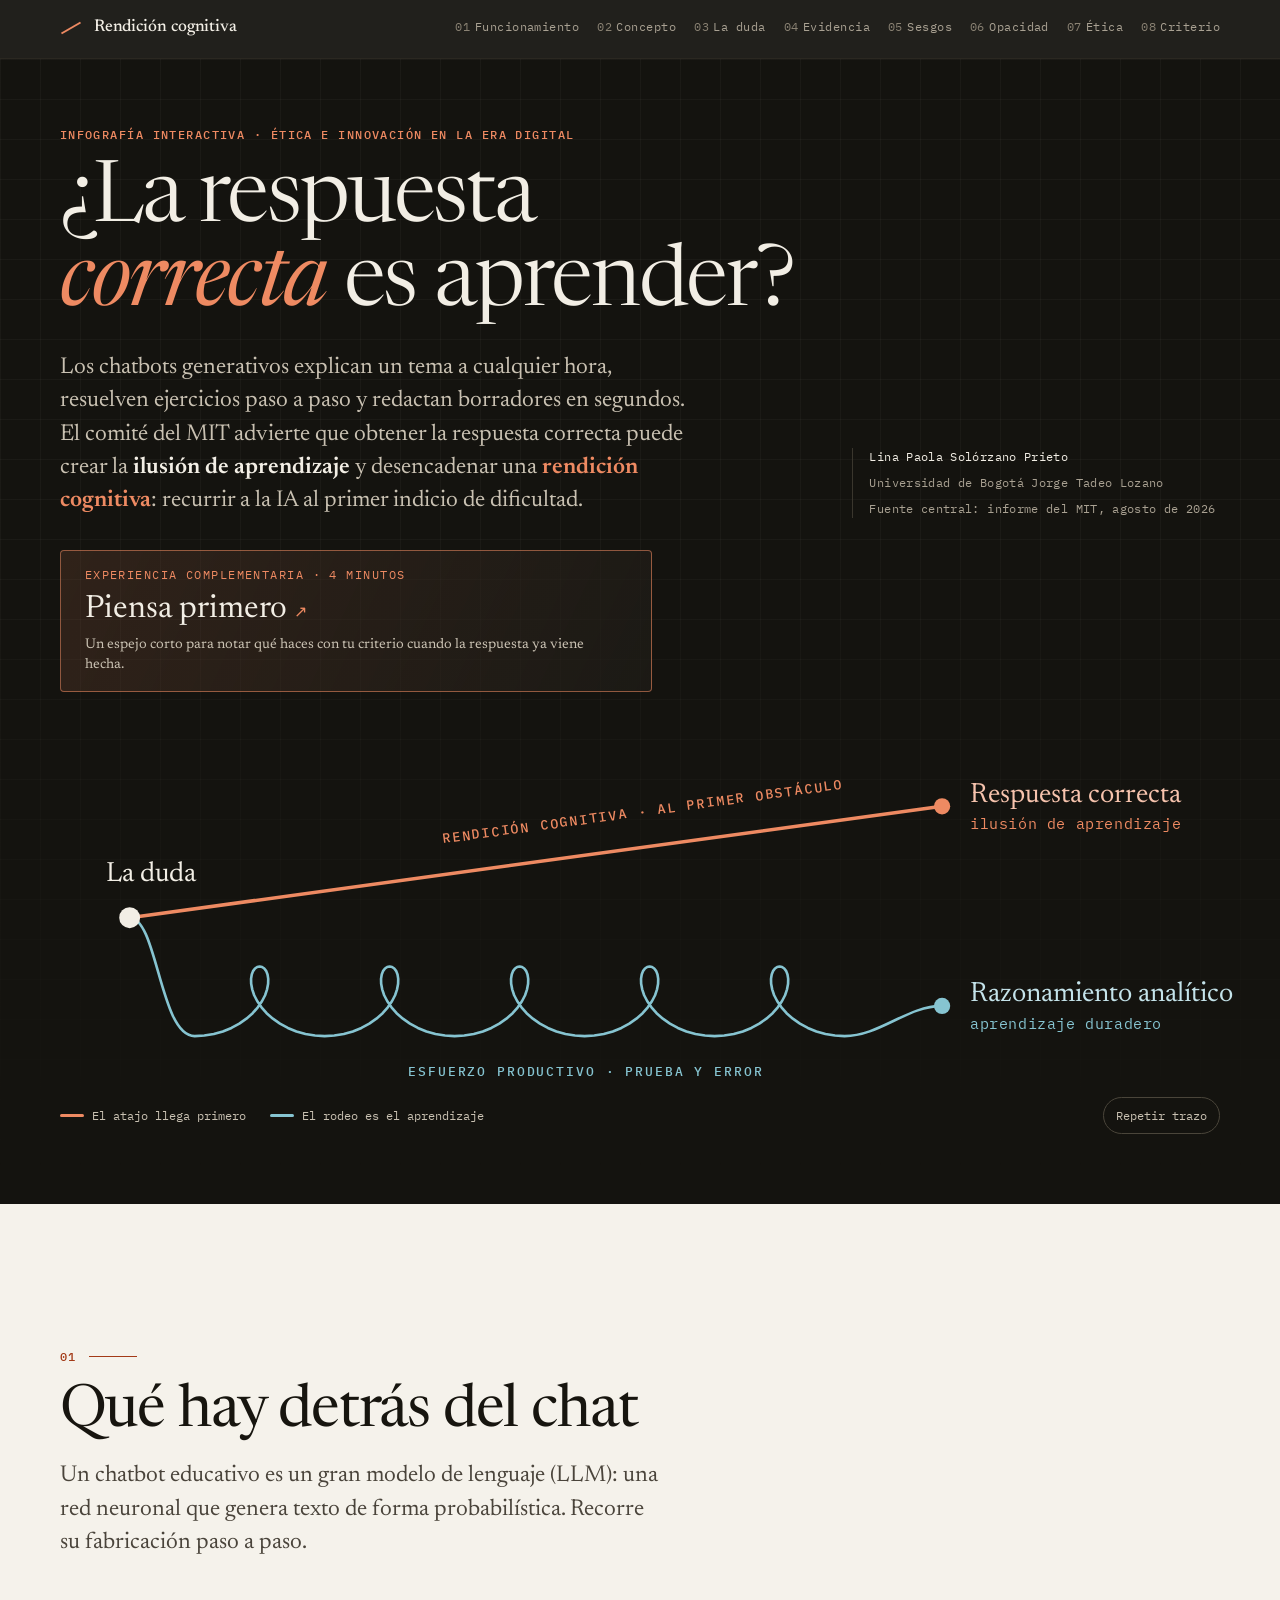
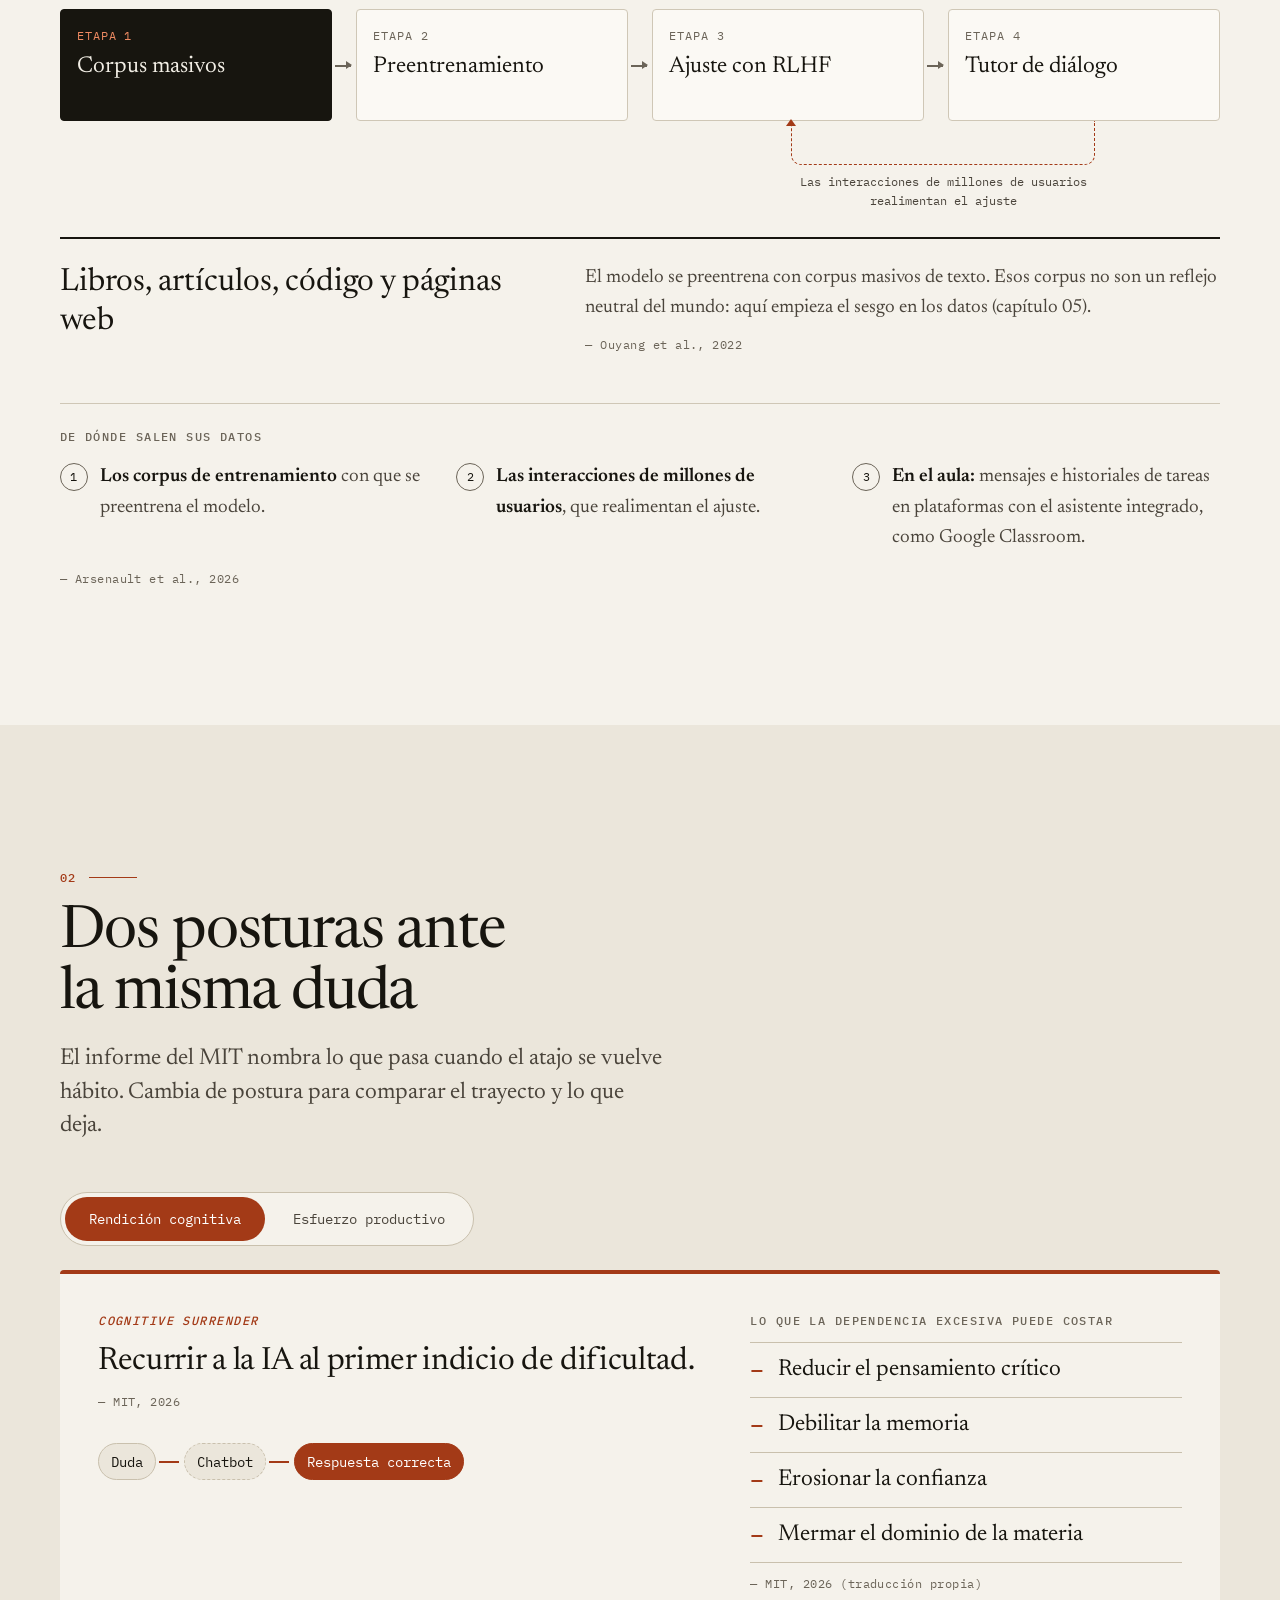
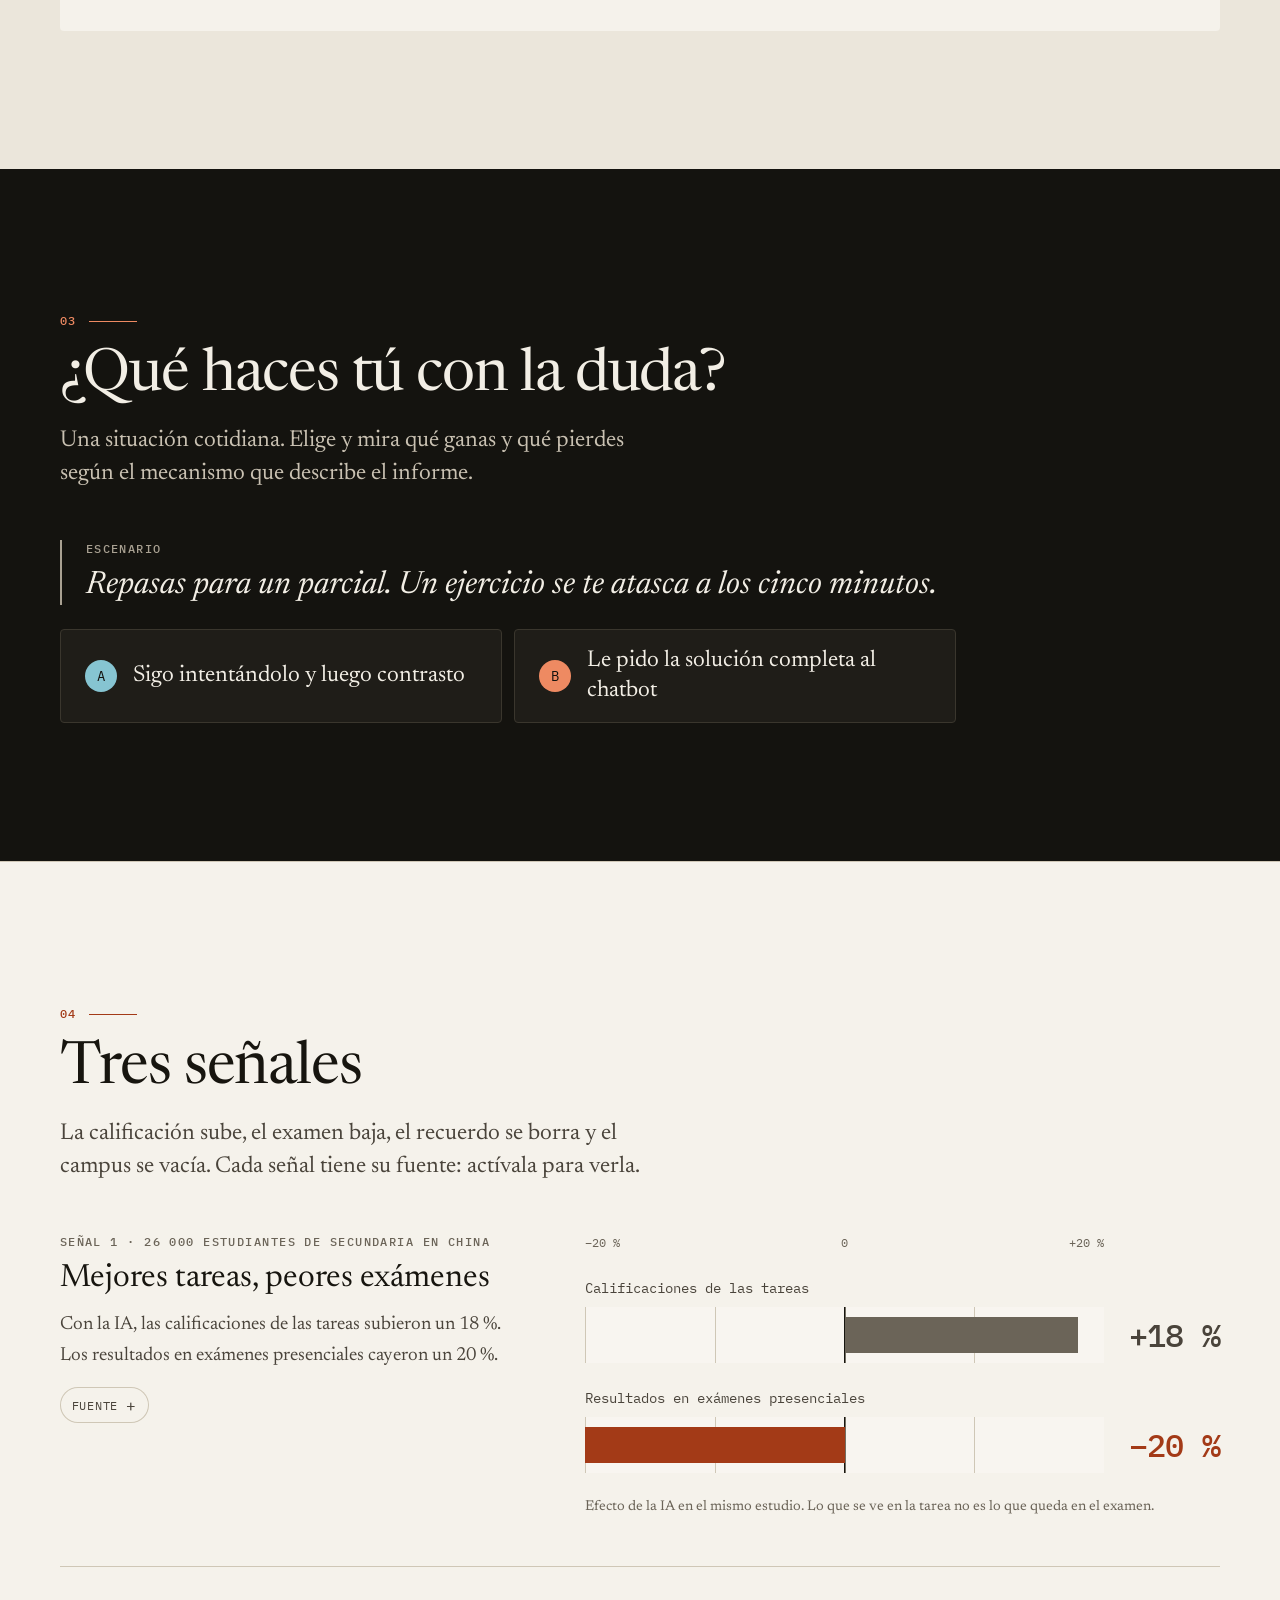
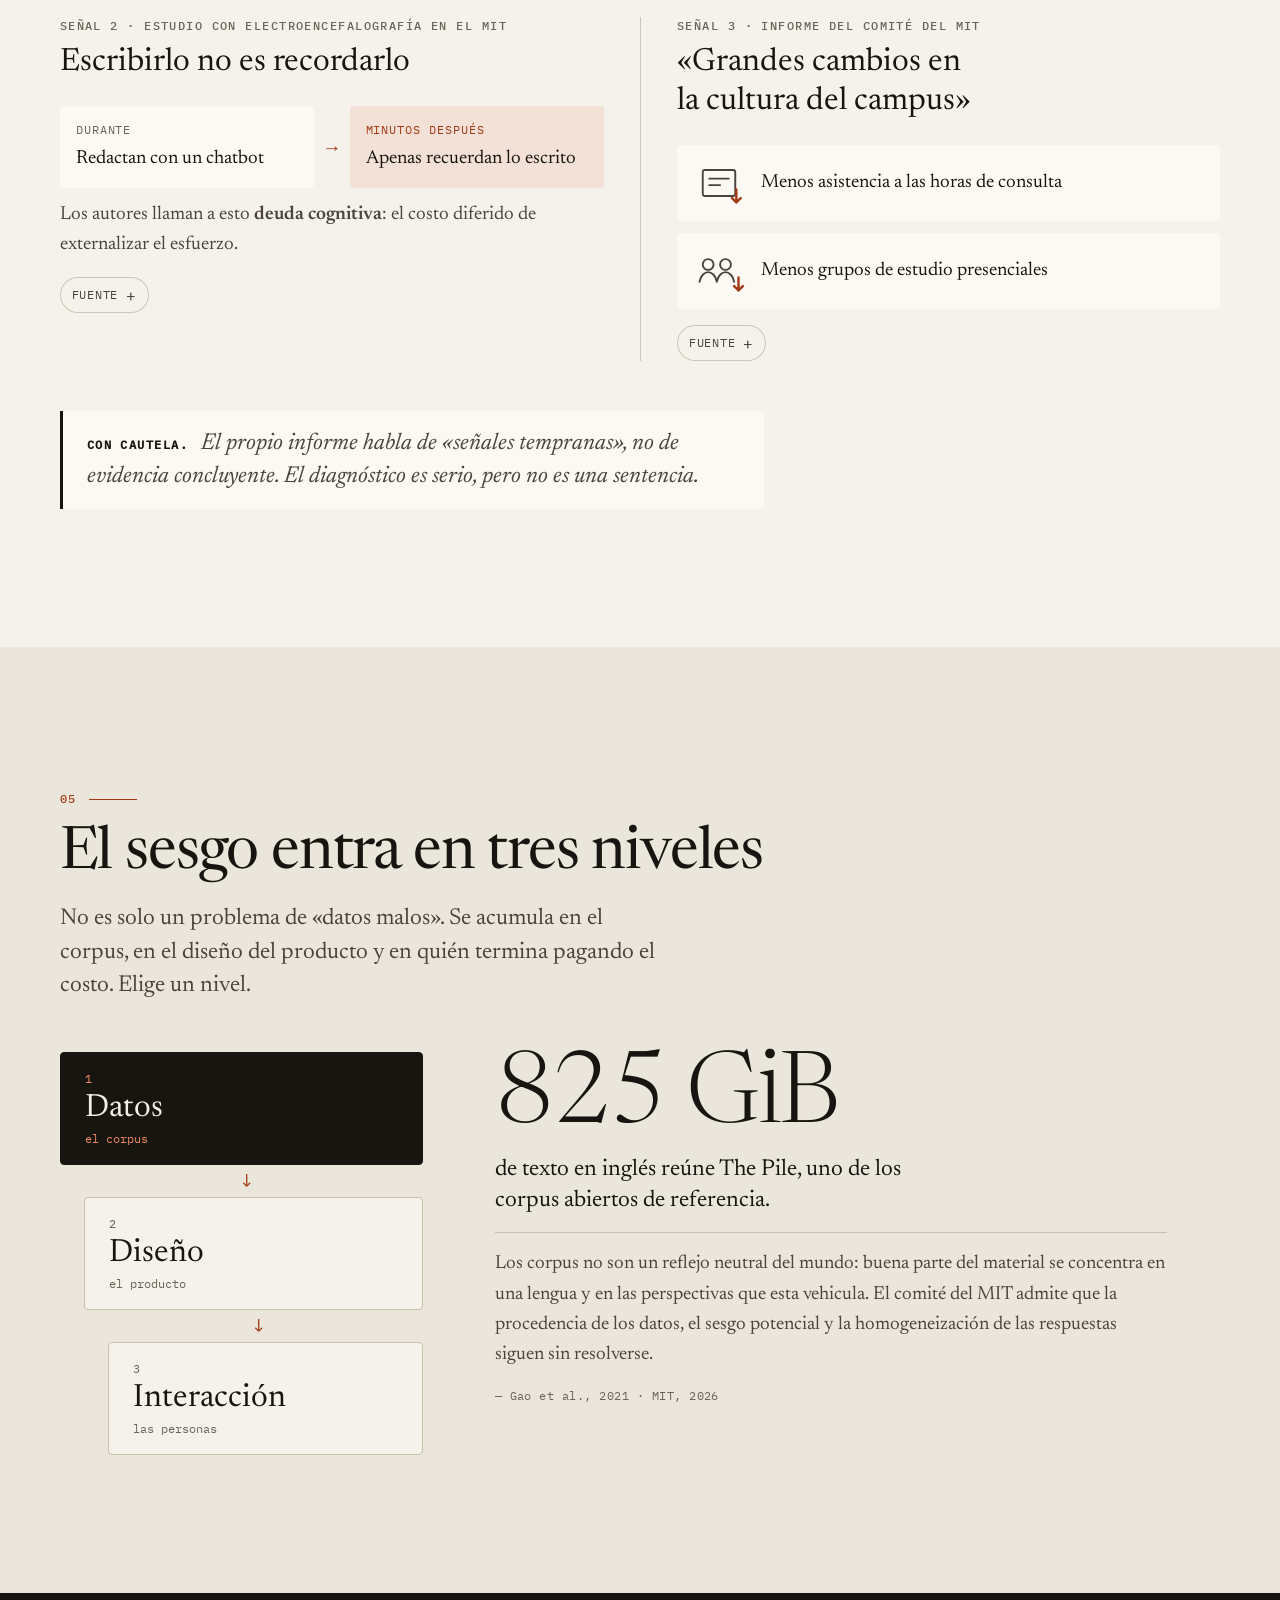
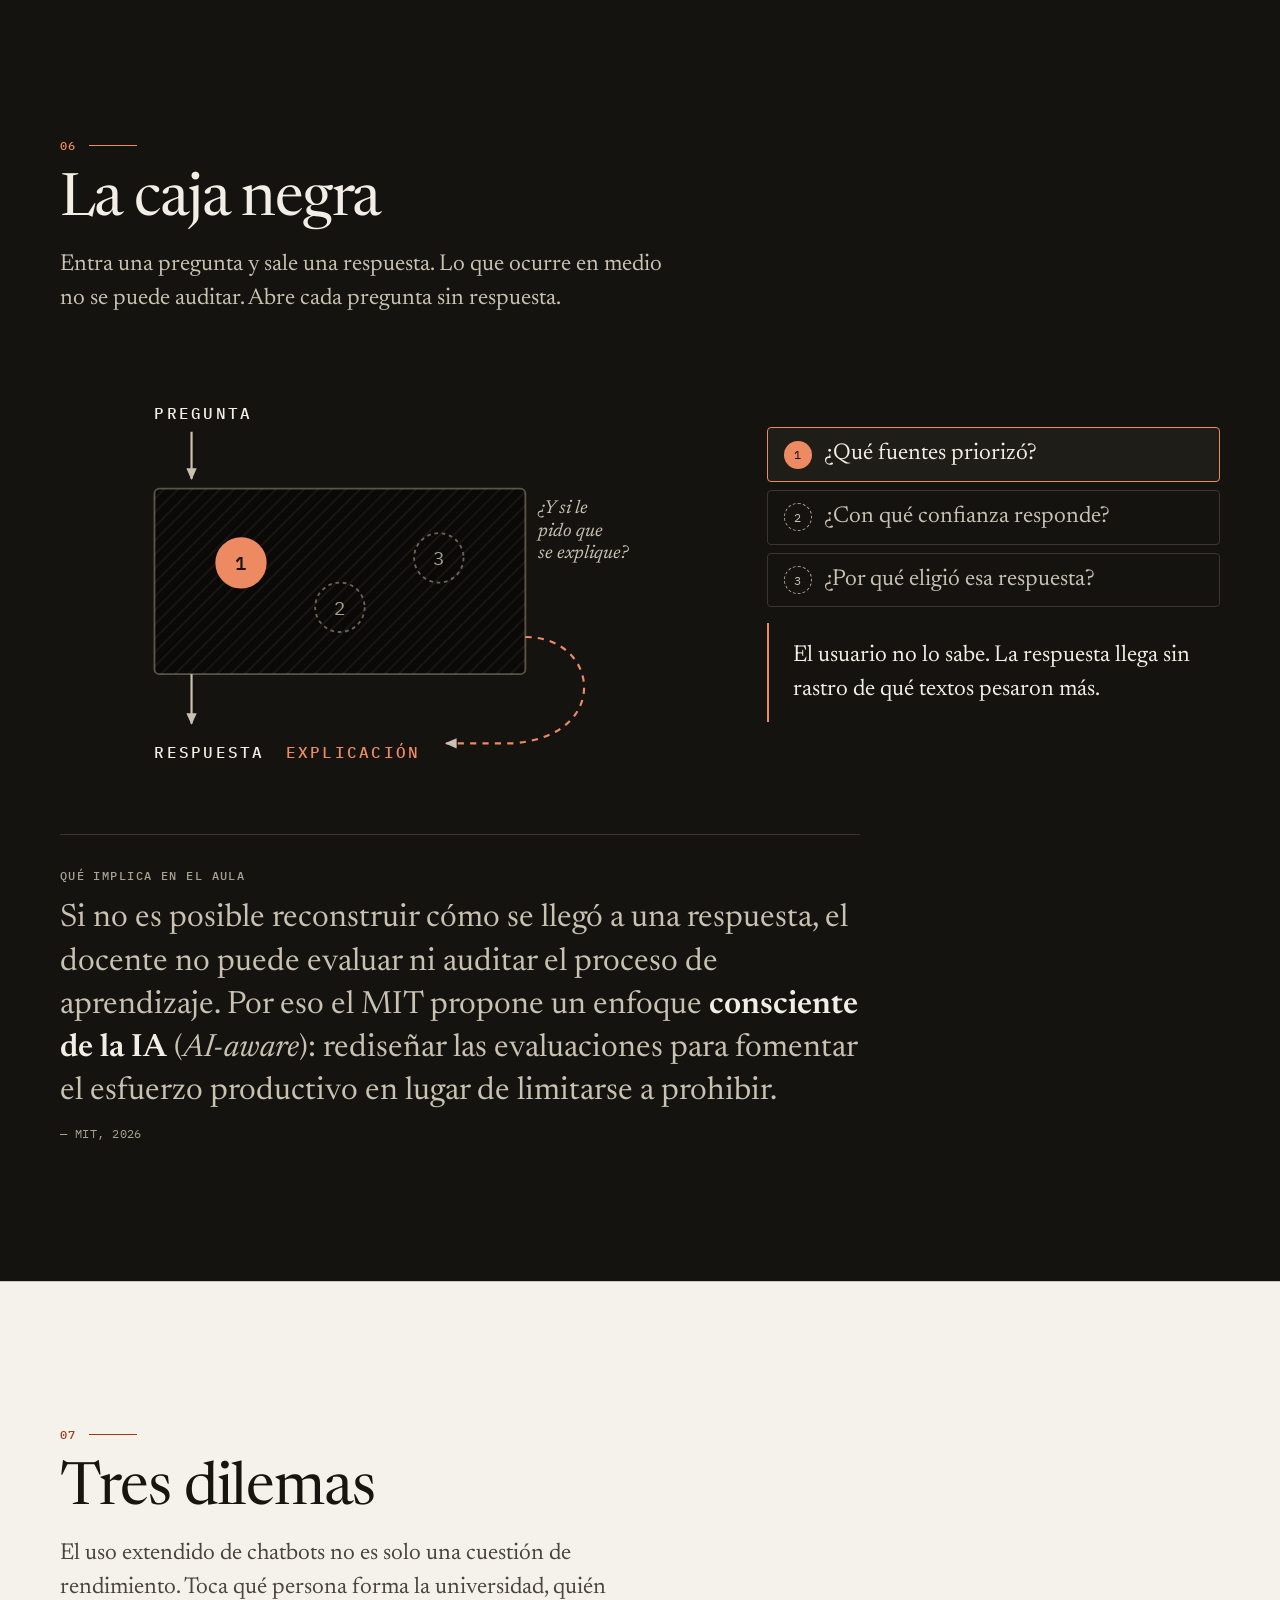
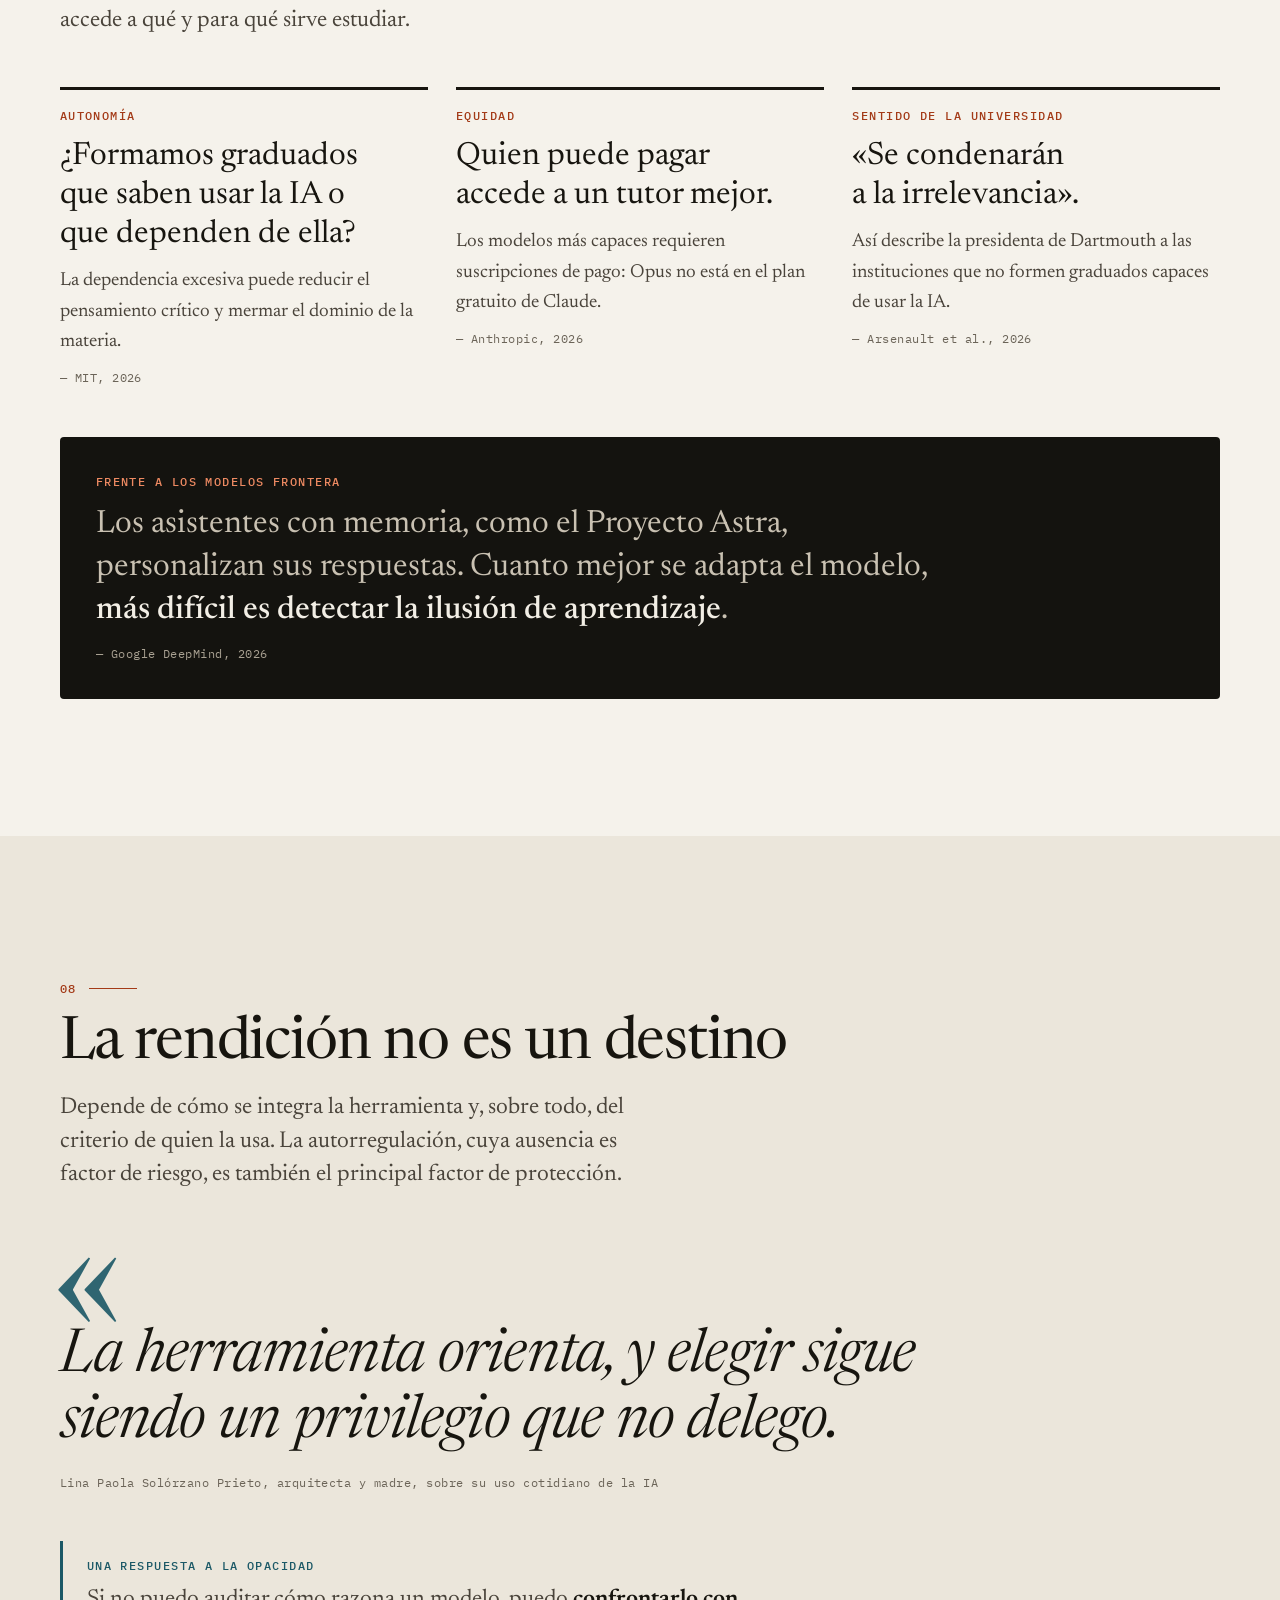
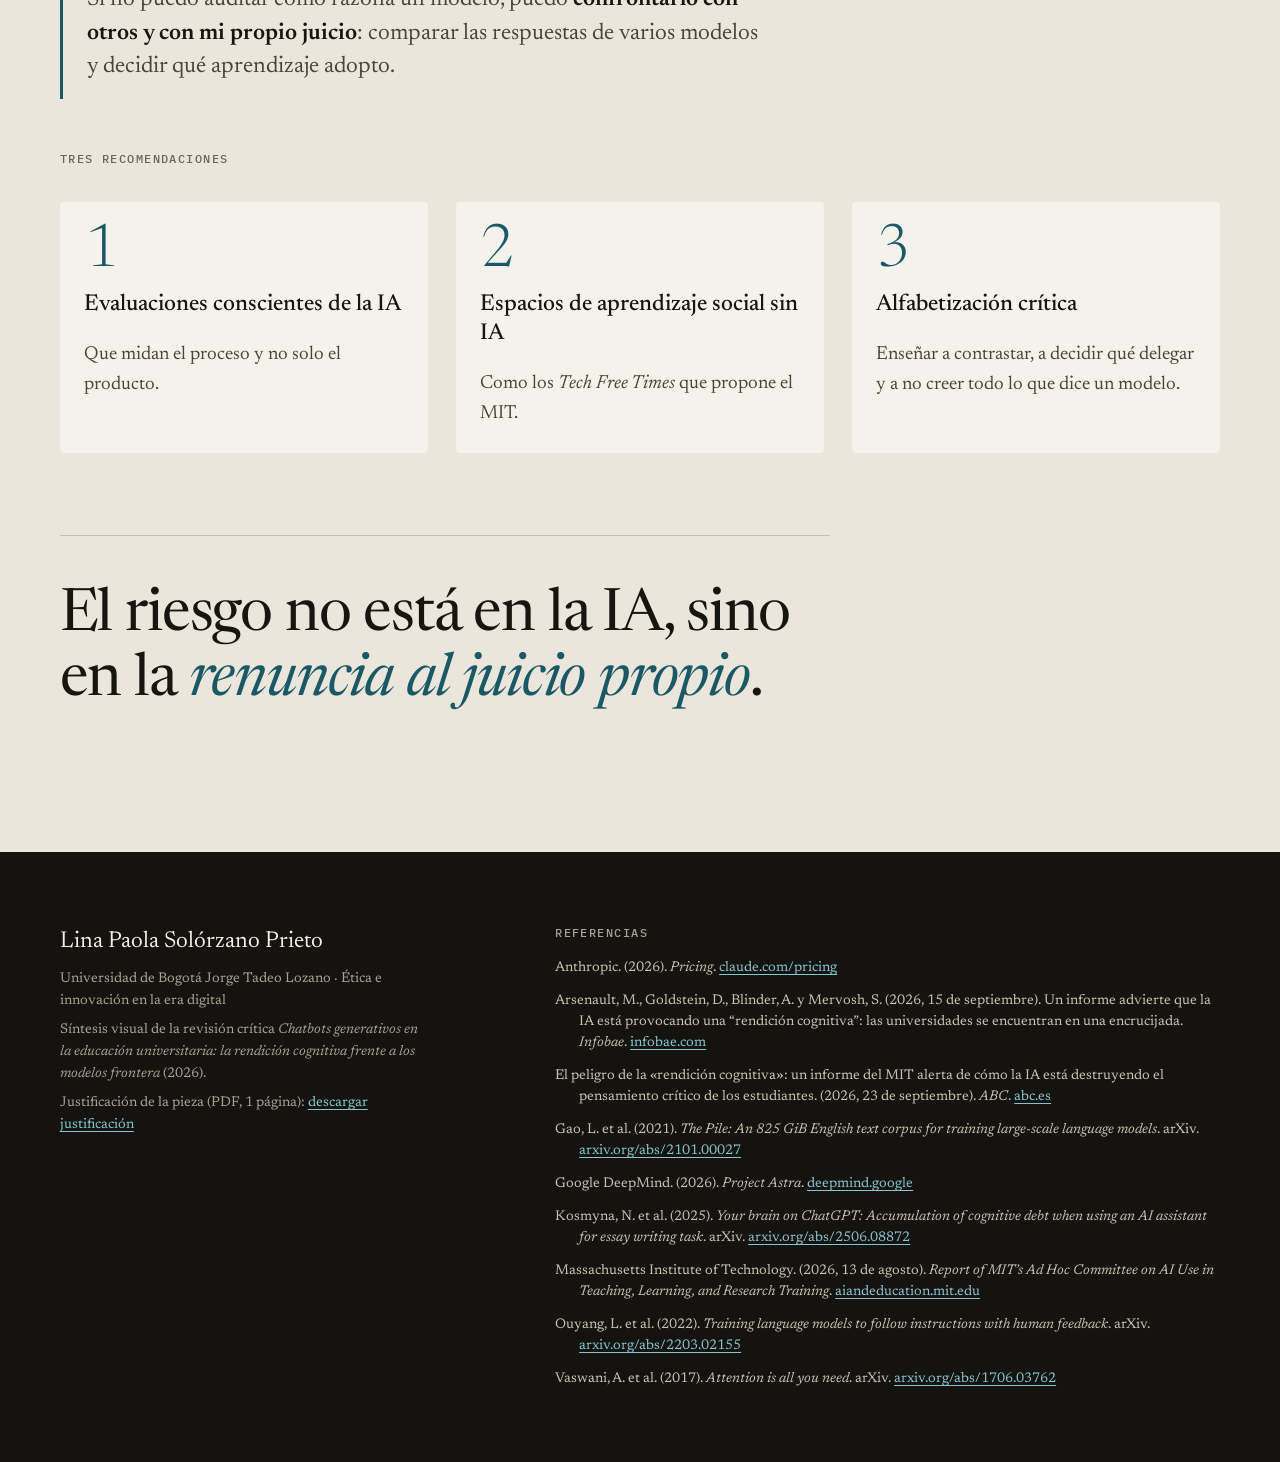
<file: index.html>
<!DOCTYPE html>
<html lang="es">
<head>
<meta charset="UTF-8">
<meta name="viewport" content="width=device-width, initial-scale=1.0">
<title>Rendición cognitiva · Chatbots en la universidad</title>
<meta name="description" content="Infografía interactiva: cómo funcionan los chatbots generativos, qué es la rendición cognitiva que describe el informe del MIT (agosto de 2026), sus sesgos, su opacidad y por qué el criterio propio es el principal factor de protección.">
<meta name="author" content="Lina Paola Solórzano Prieto">
<meta name="theme-color" content="#14130f">
<meta property="og:title" content="¿La respuesta correcta es aprender?">
<meta property="og:description" content="La rendición cognitiva frente a los chatbots generativos en la universidad.">
<meta property="og:type" content="article">
<link rel="icon" href="data:image/svg+xml,%3Csvg xmlns='http://www.w3.org/2000/svg' viewBox='0 0 32 32'%3E%3Crect width='32' height='32' rx='4' fill='%2314130f'/%3E%3Cpath d='M7 22 L25 9' stroke='%23ee8a62' stroke-width='3' stroke-linecap='round'/%3E%3C/svg%3E">
<link rel="stylesheet" href="styles.css?v=20261103-2">
<script>document.documentElement.classList.add('js');</script>
</head>
<body>

<a class="skip" href="#main">Saltar al contenido</a>

<header class="topbar" id="topbar">
  <div class="topbar-inner">
    <a class="brand" href="#top"><span class="brand-mark" aria-hidden="true"></span>Rendición cognitiva</a>
    <p class="now" aria-hidden="true"><span class="now-n" id="now-n">00</span> <span class="now-t" id="now-t">Inicio</span></p>
    <nav class="nav" aria-label="Capítulos">
      <ol>
        <li><a href="#funcionamiento"><span>01</span>Funcionamiento</a></li>
        <li><a href="#concepto"><span>02</span>Concepto</a></li>
        <li><a href="#duda"><span>03</span>La duda</a></li>
        <li><a href="#evidencia"><span>04</span>Evidencia</a></li>
        <li><a href="#sesgos"><span>05</span>Sesgos</a></li>
        <li><a href="#opacidad"><span>06</span>Opacidad</a></li>
        <li><a href="#etica"><span>07</span>Ética</a></li>
        <li><a href="#criterio"><span>08</span>Criterio</a></li>
      </ol>
    </nav>
  </div>
  <div class="progress" aria-hidden="true"><span id="progress-bar"></span></div>
</header>

<main id="main">

<!-- ═══════════════════════ HERO ═══════════════════════ -->
<section class="hero theme-night" id="top" aria-labelledby="hero-title">
  <div class="grid">
    <div class="hero-copy">
      <p class="kicker">Infografía interactiva · Ética e innovación en la era digital</p>
      <h1 id="hero-title">¿La respuesta <em>correcta</em> es&nbsp;aprender?</h1>
      <p class="dek">Los chatbots generativos explican un tema a cualquier hora, resuelven ejercicios paso a paso y redactan borradores en segundos. El comité del MIT advierte que obtener la respuesta correcta puede crear la <strong>ilusión de aprendizaje</strong> y desencadenar una <strong class="t-rust">rendición cognitiva</strong>: recurrir a la IA al primer indicio de dificultad.</p>
      <p class="byline">
        <span>Lina Paola Solórzano Prieto</span>
        <span>Universidad de Bogotá Jorge Tadeo Lozano</span>
        <span>Fuente central: informe del MIT, agosto de 2026</span>
      </p>

      <a class="hero-companion" href="piensa-primero.html">
        <span class="hero-companion-k">Experiencia complementaria · 4 minutos</span>
        <span class="hero-companion-title">Piensa primero <span aria-hidden="true">↗</span></span>
        <span class="hero-companion-copy">Un espejo corto para notar qué haces con tu criterio cuando la respuesta ya viene hecha.</span>
      </a>
    </div>

    <figure class="hero-fig">
      <svg class="routes routes-h is-drawing" viewBox="0 0 1000 300" role="img" aria-labelledby="routes-h-t routes-h-d">
        <title id="routes-h-t">Dos caminos desde la misma duda</title>
        <desc id="routes-h-d">Desde la duda salen dos trayectos. La rendición cognitiva es una línea recta y corta que llega de inmediato a una respuesta correcta, con ilusión de aprendizaje. El esfuerzo productivo es una línea con muchos bucles de prueba y error que tarda más y llega al razonamiento analítico, condición del aprendizaje duradero.</desc>
        <path class="r-rust" pathLength="1" d="M60 160 L760 64"/>
        <path class="r-teal" pathLength="1" d="M60 160 C 84 160 86 262 116 262 L124.3 261.5 L132.5 260.2 L140.3 258.0 L147.7 255.0 L154.5 251.3 L160.6 247.0 L166.0 242.3 L170.4 237.2 L174.0 232.0 L176.7 226.8 L178.4 221.7 L179.3 217.0 L179.4 212.7 L178.8 209.0 L177.7 206.0 L176.0 203.8 L174.1 202.5 L172.0 202.0 L169.9 202.5 L168.0 203.8 L166.3 206.0 L165.2 209.0 L164.6 212.7 L164.7 217.0 L165.6 221.7 L167.3 226.8 L170.0 232.0 L173.6 237.2 L178.0 242.3 L183.4 247.0 L189.5 251.3 L196.3 255.0 L203.7 258.0 L211.5 260.2 L219.7 261.5 L228.0 262.0 L236.3 261.5 L244.5 260.2 L252.3 258.0 L259.7 255.0 L266.5 251.3 L272.6 247.0 L278.0 242.3 L282.4 237.2 L286.0 232.0 L288.7 226.8 L290.4 221.7 L291.3 217.0 L291.4 212.7 L290.8 209.0 L289.7 206.0 L288.0 203.8 L286.1 202.5 L284.0 202.0 L281.9 202.5 L280.0 203.8 L278.3 206.0 L277.2 209.0 L276.6 212.7 L276.7 217.0 L277.6 221.7 L279.3 226.8 L282.0 232.0 L285.6 237.2 L290.0 242.3 L295.4 247.0 L301.5 251.3 L308.3 255.0 L315.7 258.0 L323.5 260.2 L331.7 261.5 L340.0 262.0 L348.3 261.5 L356.5 260.2 L364.3 258.0 L371.7 255.0 L378.5 251.3 L384.6 247.0 L390.0 242.3 L394.4 237.2 L398.0 232.0 L400.7 226.8 L402.4 221.7 L403.3 217.0 L403.4 212.7 L402.8 209.0 L401.7 206.0 L400.0 203.8 L398.1 202.5 L396.0 202.0 L393.9 202.5 L392.0 203.8 L390.3 206.0 L389.2 209.0 L388.6 212.7 L388.7 217.0 L389.6 221.7 L391.3 226.8 L394.0 232.0 L397.6 237.2 L402.0 242.3 L407.4 247.0 L413.5 251.3 L420.3 255.0 L427.7 258.0 L435.5 260.2 L443.7 261.5 L452.0 262.0 L460.3 261.5 L468.5 260.2 L476.3 258.0 L483.7 255.0 L490.5 251.3 L496.6 247.0 L502.0 242.3 L506.4 237.2 L510.0 232.0 L512.7 226.8 L514.4 221.7 L515.3 217.0 L515.4 212.7 L514.8 209.0 L513.7 206.0 L512.0 203.8 L510.1 202.5 L508.0 202.0 L505.9 202.5 L504.0 203.8 L502.3 206.0 L501.2 209.0 L500.6 212.7 L500.7 217.0 L501.6 221.7 L503.3 226.8 L506.0 232.0 L509.6 237.2 L514.0 242.3 L519.4 247.0 L525.5 251.3 L532.3 255.0 L539.7 258.0 L547.5 260.2 L555.7 261.5 L564.0 262.0 L572.3 261.5 L580.5 260.2 L588.3 258.0 L595.7 255.0 L602.5 251.3 L608.6 247.0 L614.0 242.3 L618.4 237.2 L622.0 232.0 L624.7 226.8 L626.4 221.7 L627.3 217.0 L627.4 212.7 L626.8 209.0 L625.7 206.0 L624.0 203.8 L622.1 202.5 L620.0 202.0 L617.9 202.5 L616.0 203.8 L614.3 206.0 L613.2 209.0 L612.6 212.7 L612.7 217.0 L613.6 221.7 L615.3 226.8 L618.0 232.0 L621.6 237.2 L626.0 242.3 L631.4 247.0 L637.5 251.3 L644.3 255.0 L651.7 258.0 L659.5 260.2 L667.7 261.5 L676.0 262.0 C 706 262 730 236 760 236"/>
        <circle class="r-start" cx="60" cy="160" r="9"/>
        <text class="r-lbl r-lbl-start" x="40" y="128">La duda</text>
        <circle class="r-end r-end-rust" cx="760" cy="64" r="7"/>
        <circle class="r-end r-end-teal" cx="760" cy="236" r="7"/>
        <text class="r-lbl r-lbl-rust" x="784" y="60">Respuesta correcta</text>
        <text class="r-sub r-sub-rust" x="784" y="84">ilusión de aprendizaje</text>
        <text class="r-lbl r-lbl-teal" x="784" y="232">Razonamiento analítico</text>
        <text class="r-sub r-sub-teal" x="784" y="256">aprendizaje duradero</text>
        <text class="r-tag r-tag-rust" x="330" y="96" transform="rotate(-7.8 330 96)">RENDICIÓN COGNITIVA · AL PRIMER OBSTÁCULO</text>
        <text class="r-tag r-tag-teal" x="300" y="296">ESFUERZO PRODUCTIVO · PRUEBA Y ERROR</text>
      </svg>
      <svg class="routes routes-v is-drawing" viewBox="0 0 360 540" role="img" aria-labelledby="routes-v-t routes-v-d">
        <title id="routes-v-t">Dos caminos desde la misma duda</title>
        <desc id="routes-v-d">Desde la duda salen dos trayectos. La rendición cognitiva es una línea recta y corta que llega de inmediato a una respuesta correcta, con ilusión de aprendizaje. El esfuerzo productivo es una línea con muchos bucles de prueba y error que llega al razonamiento analítico, condición del aprendizaje duradero.</desc>
        <path class="r-rust" pathLength="1" d="M180 52 L84 440"/>
        <path class="r-teal" pathLength="1" d="M180 52 C 180 74 262 70 262 100 L261.6 106.3 L260.6 112.4 L258.8 118.3 L256.4 123.8 L253.4 128.8 L250.0 133.3 L246.2 137.1 L242.2 140.3 L238.0 142.8 L233.8 144.5 L229.8 145.5 L226.0 145.8 L222.6 145.5 L219.6 144.6 L217.2 143.3 L215.4 141.5 L214.4 139.6 L214.0 137.5 L214.4 135.4 L215.4 133.5 L217.2 131.8 L219.6 130.4 L222.6 129.5 L226.0 129.2 L229.8 129.5 L233.8 130.5 L238.0 132.3 L242.2 134.7 L246.2 137.9 L250.0 141.7 L253.4 146.2 L256.4 151.2 L258.8 156.7 L260.6 162.6 L261.6 168.7 L262.0 175.0 L261.6 181.3 L260.6 187.4 L258.8 193.2 L256.4 198.8 L253.4 203.8 L250.0 208.3 L246.2 212.1 L242.2 215.3 L238.0 217.8 L233.8 219.5 L229.8 220.5 L226.0 220.8 L222.6 220.5 L219.6 219.6 L217.2 218.3 L215.4 216.5 L214.4 214.6 L214.0 212.5 L214.4 210.4 L215.4 208.5 L217.2 206.8 L219.6 205.4 L222.6 204.5 L226.0 204.2 L229.8 204.5 L233.8 205.5 L238.0 207.3 L242.2 209.7 L246.2 212.9 L250.0 216.7 L253.4 221.2 L256.4 226.2 L258.8 231.8 L260.6 237.6 L261.6 243.7 L262.0 250.0 L261.6 256.3 L260.6 262.4 L258.8 268.3 L256.4 273.8 L253.4 278.8 L250.0 283.3 L246.2 287.1 L242.2 290.3 L238.0 292.8 L233.8 294.5 L229.8 295.5 L226.0 295.8 L222.6 295.5 L219.6 294.6 L217.2 293.3 L215.4 291.5 L214.4 289.6 L214.0 287.5 L214.4 285.4 L215.4 283.5 L217.2 281.8 L219.6 280.4 L222.6 279.5 L226.0 279.2 L229.8 279.5 L233.8 280.5 L238.0 282.3 L242.2 284.7 L246.2 287.9 L250.0 291.7 L253.4 296.2 L256.4 301.2 L258.8 306.8 L260.6 312.6 L261.6 318.7 L262.0 325.0 L261.6 331.3 L260.6 337.4 L258.8 343.2 L256.4 348.8 L253.4 353.8 L250.0 358.3 L246.2 362.1 L242.2 365.3 L238.0 367.8 L233.8 369.5 L229.8 370.5 L226.0 370.8 L222.6 370.5 L219.6 369.6 L217.2 368.3 L215.4 366.5 L214.4 364.6 L214.0 362.5 L214.4 360.4 L215.4 358.5 L217.2 356.8 L219.6 355.4 L222.6 354.5 L226.0 354.2 L229.8 354.5 L233.8 355.5 L238.0 357.2 L242.2 359.7 L246.2 362.9 L250.0 366.7 L253.4 371.2 L256.4 376.2 L258.8 381.8 L260.6 387.6 L261.6 393.7 L262.0 400.0 C 262 420 262 430 262 440"/>
        <circle class="r-start" cx="180" cy="52" r="8"/>
        <text class="r-lbl" x="180" y="28" text-anchor="middle">La duda</text>
        <circle class="r-end r-end-rust" cx="84" cy="440" r="6"/>
        <circle class="r-end r-end-teal" cx="262" cy="440" r="6"/>
        <text class="r-lbl r-lbl-rust" x="84" y="472" text-anchor="middle">Respuesta</text>
        <text class="r-lbl r-lbl-rust" x="84" y="494" text-anchor="middle">correcta</text>
        <text class="r-sub r-sub-rust" x="84" y="520" text-anchor="middle">ilusión de aprendizaje</text>
        <text class="r-lbl r-lbl-teal" x="262" y="472" text-anchor="middle">Razonamiento</text>
        <text class="r-lbl r-lbl-teal" x="262" y="494" text-anchor="middle">analítico</text>
        <text class="r-sub r-sub-teal" x="262" y="520" text-anchor="middle">aprendizaje duradero</text>
        <text class="r-tag r-tag-rust" x="118" y="250" transform="rotate(-76 118 250)">RENDICIÓN COGNITIVA</text>
        <text class="r-tag r-tag-teal" x="306" y="168" transform="rotate(90 306 168)">ESFUERZO PRODUCTIVO</text>
      </svg>
      <figcaption>
        <span class="key key-rust">El atajo llega primero</span>
        <span class="key key-teal">El rodeo es el aprendizaje</span>
        <button type="button" class="replay" id="replay" aria-label="Volver a trazar los dos caminos">Repetir trazo</button>
      </figcaption>
    </figure>

    <a class="scroll-cue" href="#funcionamiento">Empezar el recorrido <span aria-hidden="true">↓</span></a>
  </div>
</section>

<!-- ═══════════════════════ 01 FUNCIONAMIENTO ═══════════════════════ -->
<section class="chapter" id="funcionamiento" aria-labelledby="h-01">
  <div class="grid">
    <header class="ch-head" data-reveal>
      <p class="ch-n">01</p>
      <h2 id="h-01">Qué hay detrás del chat</h2>
      <p class="ch-lede">Un chatbot educativo es un gran modelo de lenguaje (LLM): una red neuronal que genera texto de forma probabilística. Recorre su fabricación paso a paso.</p>
    </header>

    <div class="pipeline" data-tabs data-reveal>
      <div class="pipe-steps" role="tablist" aria-label="Etapas de un chatbot generativo">
        <button type="button" role="tab" id="pipe-t1" aria-controls="pipe-p1" aria-selected="true" class="pipe-step">
          <span class="pipe-k">Etapa 1</span><span class="pipe-t">Corpus masivos</span>
        </button>
        <button type="button" role="tab" id="pipe-t2" aria-controls="pipe-p2" aria-selected="false" tabindex="-1" class="pipe-step">
          <span class="pipe-k">Etapa 2</span><span class="pipe-t">Preentrenamiento</span>
        </button>
        <button type="button" role="tab" id="pipe-t3" aria-controls="pipe-p3" aria-selected="false" tabindex="-1" class="pipe-step">
          <span class="pipe-k">Etapa 3</span><span class="pipe-t">Ajuste con RLHF</span>
        </button>
        <button type="button" role="tab" id="pipe-t4" aria-controls="pipe-p4" aria-selected="false" tabindex="-1" class="pipe-step">
          <span class="pipe-k">Etapa 4</span><span class="pipe-t">Tutor de diálogo</span>
        </button>
      </div>
      <p class="pipe-loop" aria-hidden="true"><span>Las interacciones de millones de usuarios realimentan el ajuste</span></p>

      <div class="pipe-panels">
        <div class="pipe-panel" role="tabpanel" id="pipe-p1" aria-labelledby="pipe-t1" tabindex="0">
          <h3>Libros, artículos, código y páginas web</h3>
          <p>El modelo se preentrena con corpus masivos de texto. Esos corpus no son un reflejo neutral del mundo: aquí empieza el sesgo en los datos (capítulo 05).</p>
          <p class="cite">Ouyang et al., 2022</p>
        </div>
        <div class="pipe-panel" role="tabpanel" id="pipe-p2" aria-labelledby="pipe-t2" tabindex="0" hidden>
          <h3>Una red Transformer que predice texto</h3>
          <p>Los LLM son redes neuronales de arquitectura Transformer que generan texto de forma probabilística. La misma maquinaria produce la respuesta y, si se le pide, su explicación (capítulo 06).</p>
          <p class="cite">Vaswani et al., 2017</p>
        </div>
        <div class="pipe-panel" role="tabpanel" id="pipe-p3" aria-labelledby="pipe-t3" tabindex="0" hidden>
          <h3>Alinearse con lo que el usuario espera</h3>
          <p>Después se ajustan con aprendizaje por refuerzo a partir de retroalimentación humana (<i lang="en">reinforcement learning from human feedback</i>, RLHF). El modelo aprende a dar la respuesta que el usuario espera recibir.</p>
          <p class="cite">Ouyang et al., 2022</p>
        </div>
        <div class="pipe-panel" role="tabpanel" id="pipe-p4" aria-labelledby="pipe-t4" tabindex="0" hidden>
          <h3>Explica, resuelve, sugiere, corrige</h3>
          <p>El estudiante escribe una duda en lenguaje natural y recibe explicaciones, soluciones paso a paso, sugerencias de fuentes o comentarios sobre su redacción. Los modelos frontera son además multimodales, y algunos conservan memoria de las conversaciones anteriores, como el Proyecto Astra de Google DeepMind.</p>
          <p class="cite">Arsenault et al., 2026 · Google DeepMind, 2026</p>
        </div>
      </div>
    </div>

    <aside class="sources3" data-reveal aria-labelledby="h-datos">
      <h3 id="h-datos" class="eyebrow">De dónde salen sus datos</h3>
      <ol>
        <li><span class="s3-n">1</span><p><strong>Los corpus de entrenamiento</strong> con que se preentrena el modelo.</p></li>
        <li><span class="s3-n">2</span><p><strong>Las interacciones de millones de usuarios</strong>, que realimentan el ajuste.</p></li>
        <li><span class="s3-n">3</span><p><strong>En el aula:</strong> mensajes e historiales de tareas en plataformas con el asistente integrado, como Google Classroom.</p></li>
      </ol>
      <p class="cite">Arsenault et al., 2026</p>
    </aside>
  </div>
</section>

<!-- ═══════════════════════ 02 CONCEPTO ═══════════════════════ -->
<section class="chapter theme-paper2" id="concepto" aria-labelledby="h-02">
  <div class="grid">
    <header class="ch-head" data-reveal>
      <p class="ch-n">02</p>
      <h2 id="h-02">Dos posturas ante la misma duda</h2>
      <p class="ch-lede">El informe del MIT nombra lo que pasa cuando el atajo se vuelve hábito. Cambia de postura para comparar el trayecto y lo que deja.</p>
    </header>

    <div class="concept" data-tabs data-reveal>
      <div class="seg" role="tablist" aria-label="Postura frente a la duda">
        <button type="button" role="tab" id="cx-t1" aria-controls="cx-p1" aria-selected="true" class="seg-btn seg-rust">Rendición cognitiva</button>
        <button type="button" role="tab" id="cx-t2" aria-controls="cx-p2" aria-selected="false" tabindex="-1" class="seg-btn seg-teal">Esfuerzo productivo</button>
      </div>

      <div class="cx-panel cx-rust" role="tabpanel" id="cx-p1" aria-labelledby="cx-t1">
        <div class="cx-def">
          <p class="eyebrow"><i lang="en">Cognitive surrender</i></p>
          <p class="cx-big">Recurrir a la IA al primer indicio de dificultad.</p>
          <p class="cite">MIT, 2026</p>
        </div>
        <ol class="track" aria-label="Trayecto de la rendición cognitiva">
          <li>Duda</li>
          <li class="is-bot">Chatbot</li>
          <li class="is-end">Respuesta correcta</li>
        </ol>
        <div class="cx-cost">
          <p class="eyebrow">Lo que la dependencia excesiva puede costar</p>
          <ul class="costs">
            <li>Reducir el pensamiento crítico</li>
            <li>Debilitar la memoria</li>
            <li>Erosionar la confianza</li>
            <li>Mermar el dominio de la materia</li>
          </ul>
          <p class="cite">MIT, 2026 (traducción propia)</p>
        </div>
      </div>

      <div class="cx-panel cx-teal" role="tabpanel" id="cx-p2" aria-labelledby="cx-t2" hidden>
        <div class="cx-def">
          <p class="eyebrow"><i lang="en">Productive struggle</i></p>
          <p class="cx-big">«El proceso de prueba y error fundamental para llegar hasta el razonamiento analítico».</p>
          <p class="cite">«El peligro de la “rendición cognitiva”», 2026</p>
        </div>
        <ol class="track" aria-label="Trayecto del esfuerzo productivo">
          <li>Duda</li>
          <li>Intento</li>
          <li class="is-err">Error</li>
          <li>Intento</li>
          <li class="is-end">Razonamiento analítico</li>
        </ol>
        <div class="cx-cost">
          <p class="eyebrow">Lo que sostiene</p>
          <ul class="costs">
            <li>Es condición del aprendizaje duradero</li>
            <li>Es justo lo que elimina un asistente optimizado para no frustrar</li>
          </ul>
          <p class="cite">MIT, 2026</p>
        </div>
      </div>
    </div>
  </div>
</section>

<!-- ═══════════════════════ 03 LA DUDA ═══════════════════════ -->
<section class="chapter theme-night" id="duda" aria-labelledby="h-03">
  <div class="grid">
    <header class="ch-head" data-reveal>
      <p class="ch-n">03</p>
      <h2 id="h-03">¿Qué haces tú con la duda?</h2>
      <p class="ch-lede">Una situación cotidiana. Elige y mira qué ganas y qué pierdes según el mecanismo que describe el informe.</p>
    </header>

    <div class="sim" data-reveal>
      <div class="sim-scene">
        <p class="eyebrow">Escenario</p>
        <p class="sim-q">Repasas para un parcial. Un ejercicio se te atasca a los cinco minutos.</p>
      </div>
      <div class="sim-choices" id="sim-choices" role="group" aria-label="Elige qué haces">
        <button type="button" class="choice choice-teal" data-path="esfuerzo">
          <span class="choice-k">A</span>Sigo intentándolo y luego contrasto
        </button>
        <button type="button" class="choice choice-rust" data-path="rendicion">
          <span class="choice-k">B</span>Le pido la solución completa al chatbot
        </button>
      </div>

      <div class="sim-result" id="sim-result" hidden>
        <h3 class="sim-title" id="sim-title" tabindex="-1"></h3>
        <div class="ledger">
          <div class="ledger-col">
            <p class="eyebrow">Ganas</p>
            <ul id="sim-gain"></ul>
          </div>
          <div class="ledger-col">
            <p class="eyebrow">Pierdes</p>
            <ul id="sim-loss"></ul>
          </div>
        </div>
        <p class="sim-note" id="sim-note"></p>
        <div class="sim-actions">
          <button type="button" class="btn" id="sim-other">Ver el otro camino</button>
          <button type="button" class="btn btn-quiet" id="sim-reset">Volver a elegir</button>
        </div>
      </div>
    </div>
  </div>
</section>

<!-- ═══════════════════════ 04 EVIDENCIA ═══════════════════════ -->
<section class="chapter" id="evidencia" aria-labelledby="h-04">
  <div class="grid">
    <header class="ch-head" data-reveal>
      <p class="ch-n">04</p>
      <h2 id="h-04">Tres señales</h2>
      <p class="ch-lede">La calificación sube, el examen baja, el recuerdo se borra y el campus se vacía. Cada señal tiene su fuente: actívala para verla.</p>
    </header>

    <article class="ev ev-main" data-reveal aria-labelledby="ev1-h">
      <div class="ev-text">
        <p class="eyebrow">Señal 1 · 26&nbsp;000 estudiantes de secundaria en China</p>
        <h3 id="ev1-h">Mejores tareas, peores exámenes</h3>
        <p>Con la IA, las calificaciones de las tareas subieron un 18&nbsp;%. Los resultados en exámenes presenciales cayeron un 20&nbsp;%.</p>
        <button type="button" class="src-btn" aria-expanded="false" aria-controls="src-1">Fuente</button>
        <p class="src" id="src-1" hidden>Estudio citado por Arsenault, Goldstein, Blinder y Mervosh (2026), <i>Infobae</i> / <i>The New York Times</i>.</p>
      </div>
      <figure class="bars" id="bars" aria-labelledby="bars-cap">
        <div class="bars-scale" aria-hidden="true"><span>−20&nbsp;%</span><span>0</span><span>+20&nbsp;%</span></div>
        <div class="bar-row">
          <p class="bar-lbl">Calificaciones de las tareas</p>
          <div class="bar-track" aria-hidden="true"><span class="bar bar-up" style="--v:18"></span></div>
          <p class="bar-val bar-val-up">+18&nbsp;%</p>
        </div>
        <div class="bar-row">
          <p class="bar-lbl">Resultados en exámenes presenciales</p>
          <div class="bar-track" aria-hidden="true"><span class="bar bar-down" style="--v:20"></span></div>
          <p class="bar-val bar-val-down">−20&nbsp;%</p>
        </div>
        <figcaption id="bars-cap">Efecto de la IA en el mismo estudio. Lo que se ve en la tarea no es lo que queda en el examen.</figcaption>
      </figure>
    </article>

    <div class="ev-pair">
      <article class="ev" data-reveal aria-labelledby="ev2-h">
        <p class="eyebrow">Señal 2 · Estudio con electroencefalografía en el MIT</p>
        <h3 id="ev2-h">Escribirlo no es recordarlo</h3>
        <div class="debt" role="group" aria-label="Secuencia del estudio">
          <p class="debt-step"><span class="debt-k">Durante</span>Redactan con un chatbot</p>
          <span class="debt-arrow" aria-hidden="true">→</span>
          <p class="debt-step debt-late"><span class="debt-k">Minutos después</span>Apenas recuerdan lo escrito</p>
        </div>
        <p>Los autores llaman a esto <strong>deuda cognitiva</strong>: el costo diferido de externalizar el esfuerzo.</p>
        <button type="button" class="src-btn" aria-expanded="false" aria-controls="src-2">Fuente</button>
        <p class="src" id="src-2" hidden>Kosmyna et al. (2025), <i lang="en">Your brain on ChatGPT: Accumulation of cognitive debt when using an AI assistant for essay writing task</i>, arXiv.</p>
      </article>

      <article class="ev" data-reveal aria-labelledby="ev3-h">
        <p class="eyebrow">Señal 3 · Informe del comité del MIT</p>
        <h3 id="ev3-h">«Grandes cambios en la cultura del campus»</h3>
        <ul class="campus">
          <li>
            <svg viewBox="0 0 48 48" aria-hidden="true"><rect x="9" y="12" width="30" height="24" rx="2"/><path d="M15 20h18M15 26h10"/><path class="down" d="M40 30v12m-4-4 4 4 4-4"/></svg>
            <span>Menos asistencia a las horas de consulta</span>
          </li>
          <li>
            <svg viewBox="0 0 48 48" aria-hidden="true"><circle cx="14" cy="18" r="5"/><circle cx="30" cy="18" r="5"/><path d="M6 34c1-6 5-9 8-9s7 3 8 9M22 34c1-6 5-9 8-9s7 3 8 9"/><path class="down" d="M42 30v12m-4-4 4 4 4-4"/></svg>
            <span>Menos grupos de estudio presenciales</span>
          </li>
        </ul>
        <button type="button" class="src-btn" aria-expanded="false" aria-controls="src-3">Fuente</button>
        <p class="src" id="src-3" hidden>Massachusetts Institute of Technology (2026), <i lang="en">Report of MIT’s Ad Hoc Committee on AI Use in Teaching, Learning, and Research Training</i> (traducción propia).</p>
      </article>
    </div>

    <p class="caveat" data-reveal><strong>Con cautela.</strong> El propio informe habla de «señales tempranas», no de evidencia concluyente. El diagnóstico es serio, pero no es una sentencia.</p>
  </div>
</section>

<!-- ═══════════════════════ 05 SESGOS ═══════════════════════ -->
<section class="chapter theme-paper2" id="sesgos" aria-labelledby="h-05">
  <div class="grid">
    <header class="ch-head" data-reveal>
      <p class="ch-n">05</p>
      <h2 id="h-05">El sesgo entra en tres niveles</h2>
      <p class="ch-lede">No es solo un problema de «datos malos». Se acumula en el corpus, en el diseño del producto y en quién termina pagando el costo. Elige un nivel.</p>
    </header>

    <div class="bias" data-tabs data-reveal>
      <div class="bias-stack" role="tablist" aria-label="Niveles de sesgo">
        <button type="button" role="tab" id="bias-t1" aria-controls="bias-p1" aria-selected="true" class="slab">
          <span class="slab-n">1</span><span class="slab-t">Datos</span><span class="slab-s">el corpus</span>
        </button>
        <button type="button" role="tab" id="bias-t2" aria-controls="bias-p2" aria-selected="false" tabindex="-1" class="slab">
          <span class="slab-n">2</span><span class="slab-t">Diseño</span><span class="slab-s">el producto</span>
        </button>
        <button type="button" role="tab" id="bias-t3" aria-controls="bias-p3" aria-selected="false" tabindex="-1" class="slab">
          <span class="slab-n">3</span><span class="slab-t">Interacción</span><span class="slab-s">las personas</span>
        </button>
      </div>

      <div class="bias-panels">
        <div class="bias-panel" role="tabpanel" id="bias-p1" aria-labelledby="bias-t1" tabindex="0">
          <p class="stat"><span class="stat-n">825&nbsp;GiB</span><span class="stat-l">de texto en inglés reúne The Pile, uno de los corpus abiertos de referencia.</span></p>
          <p>Los corpus no son un reflejo neutral del mundo: buena parte del material se concentra en una lengua y en las perspectivas que esta vehicula. El comité del MIT admite que la procedencia de los datos, el sesgo potencial y la homogeneización de las respuestas siguen sin resolverse.</p>
          <p class="cite">Gao et al., 2021 · MIT, 2026</p>
        </div>
        <div class="bias-panel" role="tabpanel" id="bias-p2" aria-labelledby="bias-t2" tabindex="0" hidden>
          <div class="tension" aria-label="Dos objetivos opuestos">
            <p class="tension-a"><span class="eyebrow">El producto busca</span>Ser útil y no frustrar: la respuesta completa al primer intento</p>
            <p class="tension-vs" aria-hidden="true">≠</p>
            <p class="tension-b"><span class="eyebrow">El aprendizaje necesita</span>Esfuerzo productivo: prueba, error y fricción</p>
          </div>
          <p>El asistente está optimizado para ser útil y no frustrar. Esa lógica es opuesta al esfuerzo productivo que el MIT considera condición del aprendizaje duradero.</p>
          <p class="cite">MIT, 2026</p>
        </div>
        <div class="bias-panel" role="tabpanel" id="bias-p3" aria-labelledby="bias-t3" tabindex="0" hidden>
          <p class="eyebrow">El daño no se reparte por igual. Afecta más a:</p>
          <ul class="who">
            <li>Estudiantes de primer año, que aún construyen habilidades y juicio</li>
            <li>Quienes sufren ansiedad académica y recurren al chatbot por miedo al error</li>
            <li>Instituciones con menos recursos, donde el modelo puede sustituir la tutoría humana</li>
            <li>Estudiantes no nativos del inglés y neurodivergentes, cuya escritura los detectores de IA pueden confundir con texto de máquina</li>
          </ul>
          <p>La herramienta que promete democratizar el conocimiento puede concentrar sus costos en los más vulnerables.</p>
          <p class="cite">MIT, 2026</p>
        </div>
      </div>
    </div>
  </div>
</section>

<!-- ═══════════════════════ 06 OPACIDAD ═══════════════════════ -->
<section class="chapter theme-night" id="opacidad" aria-labelledby="h-06">
  <div class="grid">
    <header class="ch-head" data-reveal>
      <p class="ch-n">06</p>
      <h2 id="h-06">La caja negra</h2>
      <p class="ch-lede">Entra una pregunta y sale una respuesta. Lo que ocurre en medio no se puede auditar. Abre cada pregunta sin respuesta.</p>
    </header>

    <div class="box" data-tabs data-reveal>
      <figure class="box-fig">
        <svg class="blackbox" viewBox="0 0 440 340" role="img" aria-labelledby="bb-t bb-d">
          <title id="bb-t">Diagrama de la caja negra</title>
          <desc id="bb-d">Una pregunta entra a una caja opaca y sale una respuesta. Tres preguntas quedan dentro de la caja sin respuesta: qué fuentes priorizó, con qué confianza responde y por qué eligió esa respuesta. Si se le pide una explicación, sale de la misma caja, generada con la misma maquinaria.</desc>
          <defs>
            <marker id="bb-arrow" viewBox="0 0 10 10" refX="8" refY="5" markerWidth="6" markerHeight="6" orient="auto"><path d="M0 1 L9 5 L0 9 Z" class="bb-arrowhead"/></marker>
            <pattern id="bb-hatch" width="8" height="8" patternUnits="userSpaceOnUse" patternTransform="rotate(45)"><line x1="0" y1="0" x2="0" y2="8" class="bb-hatch"/></pattern>
          </defs>
          <text class="bb-io" x="40" y="44">PREGUNTA</text>
          <path class="bb-flow" d="M70 54 V 92" marker-end="url(#bb-arrow)"/>
          <rect class="bb-box" x="40" y="100" width="300" height="150" rx="4"/>
          <rect x="40" y="100" width="300" height="150" rx="4" fill="url(#bb-hatch)"/>
          <g class="bb-spot" data-spot="1"><circle cx="110" cy="160" r="20"/><text x="110" y="166">1</text></g>
          <g class="bb-spot" data-spot="2"><circle cx="190" cy="196" r="20"/><text x="190" y="202">2</text></g>
          <g class="bb-spot" data-spot="3"><circle cx="270" cy="156" r="20"/><text x="270" y="162">3</text></g>
          <path class="bb-flow" d="M70 250 V 290" marker-end="url(#bb-arrow)"/>
          <text class="bb-io bb-out" x="40" y="318">RESPUESTA</text>
          <path class="bb-loop" d="M340 220 C 400 220 410 300 330 306 L 276 306" marker-end="url(#bb-arrow)"/>
          <text class="bb-note" x="350" y="120">¿Y si le</text>
          <text class="bb-note" x="350" y="138">pido que</text>
          <text class="bb-note" x="350" y="156">se explique?</text>
          <text class="bb-io bb-expl" x="146" y="318">EXPLICACIÓN</text>
        </svg>
      </figure>

      <div class="box-side">
        <div class="qs" role="tablist" aria-label="Preguntas sin respuesta" aria-orientation="vertical">
          <button type="button" role="tab" id="bb-t1" aria-controls="bb-p1" aria-selected="true" class="q" data-spot="1"><span class="q-n">1</span>¿Qué fuentes priorizó?</button>
          <button type="button" role="tab" id="bb-t2" aria-controls="bb-p2" aria-selected="false" tabindex="-1" class="q" data-spot="2"><span class="q-n">2</span>¿Con qué confianza responde?</button>
          <button type="button" role="tab" id="bb-t3" aria-controls="bb-p3" aria-selected="false" tabindex="-1" class="q" data-spot="3"><span class="q-n">3</span>¿Por qué eligió esa respuesta?</button>
        </div>
        <div class="q-panel" role="tabpanel" id="bb-p1" aria-labelledby="bb-t1" tabindex="0">
          <p>El usuario no lo sabe. La respuesta llega sin rastro de qué textos pesaron más.</p>
        </div>
        <div class="q-panel" role="tabpanel" id="bb-p2" aria-labelledby="bb-t2" tabindex="0" hidden>
          <p>Tampoco se ve. El modelo genera texto de forma probabilística, pero no muestra con qué confianza sostiene lo que dice.</p>
        </div>
        <div class="q-panel" role="tabpanel" id="bb-p3" aria-labelledby="bb-t3" tabindex="0" hidden>
          <p>Si se lo preguntas, la explicación que ofrece a posteriori no es una trazabilidad real: es texto generado con la misma maquinaria probabilística.</p>
        </div>
      </div>
    </div>

    <div class="box-impl" data-reveal>
      <p class="eyebrow">Qué implica en el aula</p>
      <p class="box-impl-t">Si no es posible reconstruir cómo se llegó a una respuesta, el docente no puede evaluar ni auditar el proceso de aprendizaje. Por eso el MIT propone un enfoque <strong>consciente de la IA</strong> (<i lang="en">AI-aware</i>): rediseñar las evaluaciones para fomentar el esfuerzo productivo en lugar de limitarse a prohibir.</p>
      <p class="cite">MIT, 2026</p>
    </div>
  </div>
</section>

<!-- ═══════════════════════ 07 ÉTICA ═══════════════════════ -->
<section class="chapter" id="etica" aria-labelledby="h-07">
  <div class="grid">
    <header class="ch-head" data-reveal>
      <p class="ch-n">07</p>
      <h2 id="h-07">Tres dilemas</h2>
      <p class="ch-lede">El uso extendido de chatbots no es solo una cuestión de rendimiento. Toca qué persona forma la universidad, quién accede a qué y para qué sirve estudiar.</p>
    </header>

    <ol class="dilemmas">
      <li data-reveal>
        <p class="dl-k">Autonomía</p>
        <p class="dl-q">¿Formamos graduados que saben usar la IA o que dependen de ella?</p>
        <p>La dependencia excesiva puede reducir el pensamiento crítico y mermar el dominio de la materia.</p>
        <p class="cite">MIT, 2026</p>
      </li>
      <li data-reveal>
        <p class="dl-k">Equidad</p>
        <p class="dl-q">Quien puede pagar accede a un tutor mejor.</p>
        <p>Los modelos más capaces requieren suscripciones de pago: Opus no está en el plan gratuito de Claude.</p>
        <p class="cite">Anthropic, 2026</p>
      </li>
      <li data-reveal>
        <p class="dl-k">Sentido de la universidad</p>
        <p class="dl-q">«Se condenarán a la irrelevancia».</p>
        <p>Así describe la presidenta de Dartmouth a las instituciones que no formen graduados capaces de usar la IA.</p>
        <p class="cite">Arsenault et al., 2026</p>
      </li>
    </ol>

    <aside class="frontier" data-reveal>
      <p class="eyebrow">Frente a los modelos frontera</p>
      <p class="frontier-t">Los asistentes con memoria, como el Proyecto Astra, personalizan sus respuestas. Cuanto mejor se adapta el modelo, <strong>más difícil es detectar la ilusión de aprendizaje</strong>.</p>
      <p class="cite">Google DeepMind, 2026</p>
    </aside>
  </div>
</section>

<!-- ═══════════════════════ 08 CRITERIO ═══════════════════════ -->
<section class="chapter theme-paper2 closing" id="criterio" aria-labelledby="h-08">
  <div class="grid">
    <header class="ch-head" data-reveal>
      <p class="ch-n">08</p>
      <h2 id="h-08">La rendición no es un destino</h2>
      <p class="ch-lede">Depende de cómo se integra la herramienta y, sobre todo, del criterio de quien la usa. La autorregulación, cuya ausencia es factor de riesgo, es también el principal factor de protección.</p>
    </header>

    <figure class="pull" data-reveal>
      <blockquote>
        <p>La herramienta orienta, y elegir sigue siendo un privilegio que no delego.</p>
      </blockquote>
      <figcaption>Lina Paola Solórzano Prieto, arquitecta y madre, sobre su uso cotidiano de la IA</figcaption>
    </figure>

    <div class="contrast" data-reveal>
      <p class="eyebrow">Una respuesta a la opacidad</p>
      <p>Si no puedo auditar cómo razona un modelo, puedo <strong>confrontarlo con otros y con mi propio juicio</strong>: comparar las respuestas de varios modelos y decidir qué aprendizaje adopto.</p>
    </div>

    <h3 class="recs-h" data-reveal>Tres recomendaciones</h3>
    <ol class="recs">
      <li data-reveal>
        <span class="rec-n">1</span>
        <h4>Evaluaciones conscientes de la IA</h4>
        <p>Que midan el proceso y no solo el producto.</p>
      </li>
      <li data-reveal>
        <span class="rec-n">2</span>
        <h4>Espacios de aprendizaje social sin IA</h4>
        <p>Como los <i lang="en">Tech Free Times</i> que propone el MIT.</p>
      </li>
      <li data-reveal>
        <span class="rec-n">3</span>
        <h4>Alfabetización crítica</h4>
        <p>Enseñar a contrastar, a decidir qué delegar y a no creer todo lo que dice un modelo.</p>
      </li>
    </ol>

    <p class="final" data-reveal>El riesgo no está en la IA, sino en la <em>renuncia al juicio propio</em>.</p>
  </div>
</section>

</main>

<footer class="foot theme-night">
  <div class="grid">
    <div class="foot-about">
      <p class="foot-brand">Lina Paola Solórzano Prieto</p>
      <p>Universidad de Bogotá Jorge Tadeo Lozano · Ética e innovación en la era digital</p>
      <p>Síntesis visual de la revisión crítica <i>Chatbots generativos en la educación universitaria: la rendición cognitiva frente a los modelos frontera</i> (2026).</p>
      <p class="foot-justificacion">Justificación de la pieza (PDF, 1&nbsp;página): <a href="https://github.com/LinaPSP/infografia-rendicion-cognitiva/releases/download/v1.0/justificacion-de-la-infografia-interactiva.pdf" target="_blank" rel="noopener">descargar justificación</a></p>
    </div>
    <div class="foot-refs">
      <h2 class="eyebrow">Referencias</h2>
      <ol class="refs">
        <li>Anthropic. (2026). <i>Pricing</i>. <a href="https://claude.com/pricing">claude.com/pricing</a></li>
        <li>Arsenault, M., Goldstein, D., Blinder, A. y Mervosh, S. (2026, 15 de septiembre). Un informe advierte que la IA está provocando una “rendición cognitiva”: las universidades se encuentran en una encrucijada. <i>Infobae</i>. <a href="https://www.infobae.com/america/the-new-york-times/2026/09/15/un-informe-advierte-que-la-ia-esta-provocando-una-rendicion-cognitiva-las-universidades-se-encuentran-en-una-encrucijada/">infobae.com</a></li>
        <li>El peligro de la «rendición cognitiva»: un informe del MIT alerta de cómo la IA está destruyendo el pensamiento crítico de los estudiantes. (2026, 23 de septiembre). <i>ABC</i>. <a href="https://www.abc.es/tecnologia/peligro-rendicion-cognitiva-informe-mit-alerta-ia-20260923053000-nt.html">abc.es</a></li>
        <li>Gao, L. et al. (2021). <i>The Pile: An 825 GiB English text corpus for training large-scale language models</i>. arXiv. <a href="https://arxiv.org/abs/2101.00027">arxiv.org/abs/2101.00027</a></li>
        <li>Google DeepMind. (2026). <i>Project Astra</i>. <a href="https://deepmind.google/technologies/project-astra/">deepmind.google</a></li>
        <li>Kosmyna, N. et al. (2025). <i>Your brain on ChatGPT: Accumulation of cognitive debt when using an AI assistant for essay writing task</i>. arXiv. <a href="https://arxiv.org/abs/2506.08872">arxiv.org/abs/2506.08872</a></li>
        <li>Massachusetts Institute of Technology. (2026, 13 de agosto). <i>Report of MIT’s Ad Hoc Committee on AI Use in Teaching, Learning, and Research Training</i>. <a href="https://aiandeducation.mit.edu/report/">aiandeducation.mit.edu</a></li>
        <li>Ouyang, L. et al. (2022). <i>Training language models to follow instructions with human feedback</i>. arXiv. <a href="https://arxiv.org/abs/2203.02155">arxiv.org/abs/2203.02155</a></li>
        <li>Vaswani, A. et al. (2017). <i>Attention is all you need</i>. arXiv. <a href="https://arxiv.org/abs/1706.03762">arxiv.org/abs/1706.03762</a></li>
      </ol>
    </div>
  </div>
</footer>

<script src="app.js" defer></script>
</body>
</html>
</file>
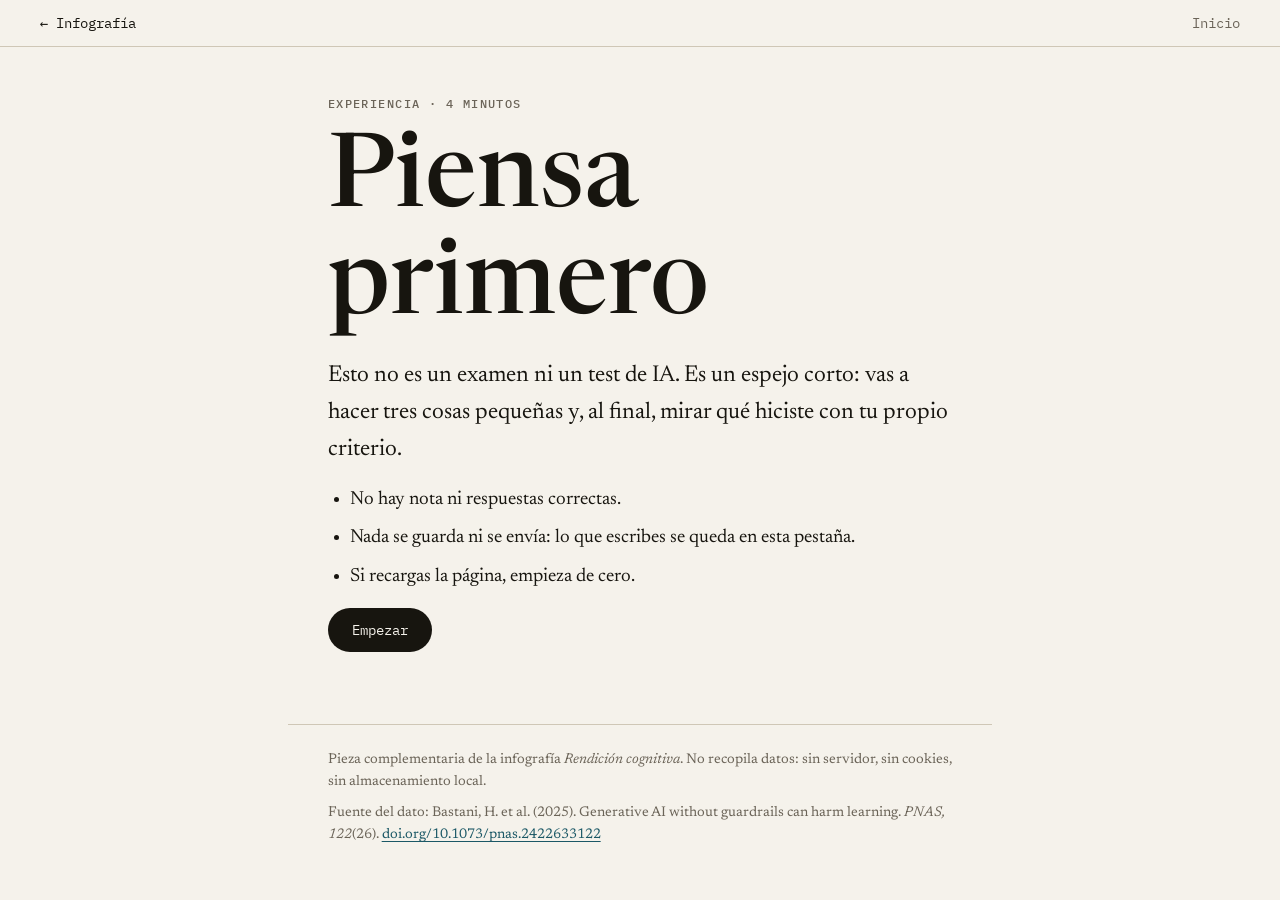
<file: piensa-primero.html>
<!DOCTYPE html>
<html lang="es">
<head>
<meta charset="UTF-8">
<meta name="viewport" content="width=device-width, initial-scale=1.0">
<title>Piensa primero · Rendición cognitiva</title>
<meta name="description" content="Una experiencia de cuatro minutos para notar qué haces con tu propio criterio cuando una respuesta ya viene hecha. Sin nota, sin registro: nada se guarda ni se envía.">
<meta name="theme-color" content="#14130f">
<meta property="og:title" content="Piensa primero">
<meta property="og:description" content="Cuatro minutos para notar qué haces con tu criterio cuando la respuesta ya viene hecha.">
<meta property="og:type" content="website">
<link rel="icon" href="data:image/svg+xml,%3Csvg xmlns='http://www.w3.org/2000/svg' viewBox='0 0 32 32'%3E%3Crect width='32' height='32' rx='4' fill='%2314130f'/%3E%3Cpath d='M7 22 L25 9' stroke='%23ee8a62' stroke-width='3' stroke-linecap='round'/%3E%3C/svg%3E">
<link rel="stylesheet" href="styles.css?v=20261103-2">
<link rel="stylesheet" href="piensa.css?v=20261103-2">
</head>
<body class="px">

<header class="px-top">
  <a class="px-back" href="index.html">← Infografía</a>
  <p class="px-steps" id="px-steps" aria-live="polite">Inicio</p>
</header>

<main class="px-main" id="main">

  <!-- 0 · Inicio -->
  <section class="px-step" data-step="0" data-label="Inicio">
    <p class="eyebrow">Experiencia · 4 minutos</p>
    <h1>Piensa primero</h1>
    <p class="px-lead">Esto no es un examen ni un test de IA. Es un espejo corto: vas a hacer tres cosas pequeñas y, al final, mirar qué hiciste con tu propio criterio.</p>
    <ul class="px-promises">
      <li>No hay nota ni respuestas correctas.</li>
      <li>Nada se guarda ni se envía: lo que escribes se queda en esta pestaña.</li>
      <li>Si recargas la página, empieza de cero.</li>
    </ul>
    <button class="px-btn" data-go="1">Empezar</button>
  </section>

  <!-- 1 · Adivina -->
  <section class="px-step" data-step="1" data-label="1 de 4 · Adivina" hidden>
    <p class="eyebrow">1 de 4 · Adivina antes de ver</p>
    <h2>¿Qué pasa cuando practicas con un chatbot sin límites?</h2>
    <p>Un estudio con cerca de mil estudiantes de secundaria en matemáticas les dio un chatbot para practicar. Después, hicieron un examen <strong>sin IA</strong>.</p>
    <p>Comparados con quienes practicaron sin chatbot, ¿cuánto crees que cambió su resultado en el examen?</p>

    <div class="px-slider">
      <label for="guess" class="visually-hidden">Tu estimación del cambio en el examen, en porcentaje</label>
      <input type="range" id="guess" min="-50" max="50" step="1" value="0">
      <div class="px-scale" aria-hidden="true"><span>−50 %</span><span>igual</span><span>+50 %</span></div>
      <p class="px-readout">Tu estimación: <output id="guess-out" for="guess">0 %</output></p>
    </div>

    <button class="px-btn" id="guess-btn">Fijar mi estimación y ver el dato</button>

    <div class="px-reveal" id="guess-reveal" hidden>
      <div class="px-compare2">
        <p><span class="px-k">Tu estimación</span><span class="px-v" id="reveal-guess">0 %</span></p>
        <p><span class="px-k">Dato real</span><span class="px-v px-rust">−17 %</span></p>
      </div>
      <p>Con el chatbot, en la práctica les fue mucho mejor (+48 %). En el examen sin IA, les fue <strong>17 % peor</strong> que a quienes nunca lo usaron. Una versión del chatbot que daba pistas en vez de respuestas casi eliminó ese daño.</p>
      <p class="px-note">Bastani et al. (2025), <i>PNAS</i>. Un estudio, un contexto (secundaria, matemáticas): es un indicio, no una ley.</p>
      <p class="px-q" id="guess-q"></p>
      <button class="px-btn" data-go="2">Seguir</button>
    </div>
  </section>

  <!-- 2 · Piensa primero -->
  <section class="px-step" data-step="2" data-label="2 de 4 · Tu idea" hidden>
    <p class="eyebrow">2 de 4 · Tu idea primero</p>
    <h2>Una universidad duda si permitir IA en los exámenes de un curso.</h2>
    <p><strong>¿Con qué criterio decidirías tú?</strong> Escribe tu idea, aunque sea corta o a medias. Todavía no verás ninguna respuesta de chatbot.</p>
    <label for="mine" class="visually-hidden">Tu criterio</label>
    <textarea id="mine" rows="5" placeholder="Yo decidiría según…"></textarea>
    <button class="px-btn" id="mine-btn" disabled>Ya la escribí, ver la respuesta del chatbot</button>
  </section>

  <!-- 3 · Respuesta del chatbot -->
  <section class="px-step" data-step="3" data-label="3 de 4 · Su respuesta" hidden>
    <p class="eyebrow">3 de 4 · La respuesta ya viene hecha</p>
    <h2>Esto responde un chatbot.</h2>
    <p>Lee cada frase y marca qué harías con ella. Puedes quedarte con todas.</p>

    <ol class="px-claims" id="claims"></ol>

    <button class="px-btn" id="claims-btn" disabled>Listo, comparar</button>
    <p class="px-note" id="claims-hint">Marca las cuatro frases para continuar.</p>
  </section>

  <!-- 4 · Comparar y recordar -->
  <section class="px-step" data-step="4" data-label="4 de 4 · Lo que queda" hidden>
    <p class="eyebrow">4 de 4 · Lo que queda</p>
    <h2>Tu idea y la respuesta, lado a lado.</h2>

    <div class="px-sbs" id="sbs">
      <div>
        <h3>Tu idea</h3>
        <p id="sbs-mine" class="px-quote"></p>
      </div>
      <div>
        <h3>El chatbot</h3>
        <p id="sbs-bot" class="px-quote"></p>
      </div>
    </div>

    <div id="trace" class="px-trace"></div>

    <button class="px-btn px-btn-quiet" id="cover-btn">Tapar todo y explicarlo con mis palabras</button>

    <div class="px-recall" id="recall" hidden>
      <p><strong>Sin volver a mirar:</strong> ¿cómo decidirías, y por qué? Explícalo como si se lo contaras a un compañero.</p>
      <label for="recall-text" class="visually-hidden">Tu explicación sin mirar</label>
      <textarea id="recall-text" rows="4"></textarea>
      <p class="px-q">De lo que acabas de escribir, ¿qué tan tuyo fue?</p>
      <div class="px-radios" role="radiogroup" aria-label="Qué tan tuyo fue lo que escribiste">
        <label><input type="radio" name="origin" value="casi todo mío"> Casi todo mío</label>
        <label><input type="radio" name="origin" value="una mezcla"> Una mezcla</label>
        <label><input type="radio" name="origin" value="casi todo del chatbot"> Casi todo del chatbot</label>
      </div>
      <button class="px-btn" id="recall-btn" disabled>Terminar</button>
    </div>
  </section>

  <!-- 5 · Cierre -->
  <section class="px-step" data-step="5" data-label="Cierre" hidden>
    <p class="eyebrow">Cierre</p>
    <h2>Lo que hiciste, sin juicio.</h2>
    <ul class="px-summary" id="summary"></ul>
    <p>Ninguna de estas respuestas dice si “lo hiciste bien”. Sirven para una sola pregunta, que es la del informe del MIT: <em>¿en qué momentos tu criterio se quedó en la mesa?</em></p>

    <p class="px-q">Para llevar a la clase</p>
    <ul class="px-take">
      <li>¿Tu estimación inicial se pareció al dato? ¿Qué dice eso de lo que ya creías?</li>
      <li>¿Cuánto cambió tu idea después de leer la del chatbot?</li>
      <li>¿Habrías dudado de las frases si no te hubieran pedido marcarlas?</li>
    </ul>

    <div class="px-actions">
      <button class="px-btn" id="copy-btn">Copiar mi recorrido</button>
      <a class="px-btn px-btn-quiet" href="index.html#duda">Volver a la infografía</a>
      <button class="px-btn px-btn-quiet" id="restart-btn">Empezar de nuevo</button>
    </div>
    <p class="px-note" id="copy-status" role="status"></p>
  </section>

</main>

<footer class="px-foot">
  <p>Pieza complementaria de la infografía <i>Rendición cognitiva</i>. No recopila datos: sin servidor, sin cookies, sin almacenamiento local.</p>
  <p>Fuente del dato: Bastani, H. et al. (2025). Generative AI without guardrails can harm learning. <i>PNAS, 122</i>(26). <a href="https://doi.org/10.1073/pnas.2422633122" target="_blank" rel="noopener">doi.org/10.1073/pnas.2422633122</a></p>
</footer>

<script src="piensa.js" defer></script>
</body>
</html>
</file>
<file: styles.css>
/* ==========================================================================
   Rendición cognitiva — infografía editorial
   1. Fuentes  2. Tokens  3. Base  4. Grilla y temas  5. Navegación
   6. Hero  7. Capítulos  8. Componentes por capítulo  9. Pie  10. Movimiento
   ========================================================================== */

/* 1. Fuentes (locales, sin red) ------------------------------------------- */
@font-face {
  font-family: "Newsreader";
  src: url("assets/newsreader-latin-opsz-normal.woff2") format("woff2-variations"),
       url("assets/newsreader-latin-opsz-normal.woff2") format("woff2");
  font-weight: 200 800;
  font-style: normal;
  font-display: swap;
}
@font-face {
  font-family: "Newsreader";
  src: url("assets/newsreader-latin-opsz-italic.woff2") format("woff2-variations"),
       url("assets/newsreader-latin-opsz-italic.woff2") format("woff2");
  font-weight: 200 800;
  font-style: italic;
  font-display: swap;
}
@font-face {
  font-family: "Plex Mono";
  src: url("assets/ibm-plex-mono-latin-400-normal.woff2") format("woff2");
  font-weight: 400;
  font-style: normal;
  font-display: swap;
}
@font-face {
  font-family: "Plex Mono";
  src: url("assets/ibm-plex-mono-latin-500-normal.woff2") format("woff2");
  font-weight: 500;
  font-style: normal;
  font-display: swap;
}

/* 2. Tokens -------------------------------------------------------------- */
:root {
  color-scheme: light;

  /* Paleta base */
  --paper: #f5f2eb;
  --paper-2: #ebe6db;
  --paper-3: #ded7c8;
  --ink: #17150f;
  --ink-2: #4a443b;
  --ink-3: #6b6458;
  --night: #14130f;
  --night-2: #1f1d18;
  --night-3: #2b2821;
  --chalk: #f2eee5;
  --chalk-2: #c9c1b2;
  --chalk-3: #a9a192;

  /* Semántica: rojo óxido = rendición · azul petróleo = esfuerzo */
  --rust: #a33a17;
  --rust-soft: #f3e0d6;
  --rust-night: #ee8a62;
  --teal: #1b5866;
  --teal-soft: #d8e7e9;
  --teal-night: #86c4d1;

  /* Tipografía */
  --serif: "Newsreader", "Iowan Old Style", Georgia, "Times New Roman", serif;
  --mono: "Plex Mono", ui-monospace, "SFMono-Regular", Menlo, Consolas, monospace;
  --fs-xs: 0.75rem;
  --fs-sm: 0.875rem;
  --fs-base: clamp(1.0625rem, 1rem + 0.25vw, 1.1875rem);
  --fs-md: clamp(1.1875rem, 1.08rem + 0.5vw, 1.4375rem);
  --fs-lg: clamp(1.4375rem, 1.2rem + 1.1vw, 2rem);
  --fs-xl: clamp(2.125rem, 1.55rem + 2.7vw, 3.75rem);
  --fs-2xl: clamp(2.875rem, 1.6rem + 6vw, 7rem);
  --fs-stat: clamp(3.25rem, 2.2rem + 5vw, 6.5rem);
  --lh-tight: 1.04;
  --lh-snug: 1.22;
  --lh-body: 1.6;
  --track-caps: 0.12em;

  /* Espacio y grilla */
  --sp-1: 0.25rem;
  --sp-2: 0.5rem;
  --sp-3: 0.75rem;
  --sp-4: 1rem;
  --sp-5: 1.5rem;
  --sp-6: 2rem;
  --sp-7: 3rem;
  --sp-8: 4.5rem;
  --sp-chapter: clamp(4.5rem, 3rem + 7vw, 9.5rem);
  --gutter: clamp(1rem, 0.4rem + 2.6vw, 2.5rem);
  --col-gap: clamp(1rem, 0.5rem + 1.6vw, 2rem);
  --maxw: 77.5rem;
  --topbar-h: 3.5rem;
  --radius: 4px;

  /* Movimiento */
  --ease: cubic-bezier(0.2, 0.7, 0.2, 1);
  --dur: 0.6s;
}

/* Variables semánticas por tema (las usan todos los componentes) */
:root,
.theme-paper {
  --bg: var(--paper);
  --surface: #fbf9f4;
  --fg: var(--ink);
  --fg-2: var(--ink-2);
  --fg-3: var(--ink-3);
  --rule: #cfc7b6;
  --rule-strong: var(--ink);
  --c-rust: var(--rust);
  --c-teal: var(--teal);
  --c-rust-soft: var(--rust-soft);
  --c-teal-soft: var(--teal-soft);
  --focus: var(--teal);
}
.theme-paper2 {
  --bg: var(--paper-2);
  --surface: var(--paper);
  --rule: #c9c0ad;
}
.theme-night {
  --bg: var(--night);
  --surface: var(--night-2);
  --fg: var(--chalk);
  --fg-2: var(--chalk-2);
  --fg-3: var(--chalk-3);
  --rule: #3a362d;
  --rule-strong: var(--chalk);
  --c-rust: var(--rust-night);
  --c-teal: var(--teal-night);
  --c-rust-soft: rgba(238, 138, 98, 0.14);
  --c-teal-soft: rgba(134, 196, 209, 0.14);
  --focus: #f2c66d;
  color-scheme: dark;
}

/* 3. Base ---------------------------------------------------------------- */
*,
*::before,
*::after { box-sizing: border-box; }
* { margin: 0; padding: 0; }

html {
  scroll-behavior: smooth;
  scroll-padding-top: calc(var(--topbar-h) + 1rem);
  -webkit-text-size-adjust: 100%;
  text-size-adjust: 100%;
}

body {
  background: var(--paper);
  color: var(--ink);
  font-family: var(--serif);
  font-size: var(--fs-base);
  line-height: var(--lh-body);
  font-optical-sizing: auto;
  font-kerning: normal;
  -webkit-font-smoothing: antialiased;
  text-rendering: optimizeLegibility;
  overflow-x: clip;
}

main, section, footer { display: block; }
img, svg { display: block; max-width: 100%; }
ol, ul { list-style: none; }
a { color: var(--c-teal); text-decoration-thickness: 1px; text-underline-offset: 3px; }
a:hover { text-decoration-thickness: 2px; }
strong { font-weight: 600; }
i, em { font-style: italic; }
button {
  font: inherit;
  color: inherit;
  background: none;
  border: 0;
  cursor: pointer;
  touch-action: manipulation;
  -webkit-tap-highlight-color: transparent;
  text-align: inherit;
}
[hidden] { display: none !important; }

:focus-visible {
  outline: 3px solid var(--focus);
  outline-offset: 3px;
  border-radius: 2px;
}

.visually-hidden {
  position: absolute !important;
  width: 1px; height: 1px;
  overflow: hidden;
  clip: rect(0 0 0 0);
  clip-path: inset(50%);
  white-space: nowrap;
}

.skip {
  position: absolute;
  left: var(--sp-3);
  top: -4rem;
  z-index: 100;
  background: var(--chalk);
  color: var(--ink);
  padding: var(--sp-3) var(--sp-4);
  font-family: var(--mono);
  font-size: var(--fs-sm);
  text-decoration: none;
}
.skip:focus { top: var(--sp-3); }

/* Rótulos y citas: la voz mono de la pieza */
.eyebrow,
.kicker,
.ch-n,
.cite {
  font-family: var(--mono);
  font-size: var(--fs-xs);
  font-weight: 500;
  letter-spacing: var(--track-caps);
  text-transform: uppercase;
  line-height: 1.5;
}
.eyebrow { color: var(--fg-3); }
.cite { color: var(--fg-3); font-weight: 400; letter-spacing: 0.04em; text-transform: none; }
.cite::before { content: "— "; }
.t-rust { color: var(--c-rust); }

/* 4. Grilla y temas ------------------------------------------------------ */
.grid {
  display: grid;
  grid-template-columns: repeat(12, minmax(0, 1fr));
  column-gap: var(--col-gap);
  max-width: var(--maxw);
  margin-inline: auto;
  padding-inline: var(--gutter);
}
.grid > * { grid-column: 1 / -1; min-width: 0; }

.theme-paper, .theme-paper2, .theme-night {
  background: var(--bg);
  color: var(--fg);
}

/* 5. Navegación ---------------------------------------------------------- */
.topbar {
  position: sticky;
  top: 0;
  z-index: 50;
  background: rgba(20, 19, 15, 0.94);
  color: var(--chalk);
  -webkit-backdrop-filter: saturate(140%) blur(10px);
  backdrop-filter: saturate(140%) blur(10px);
  border-bottom: 1px solid #2b2821;
  --focus: #f2c66d;
}
.topbar-inner {
  display: flex;
  align-items: center;
  justify-content: space-between;
  gap: var(--sp-5);
  max-width: var(--maxw);
  min-height: var(--topbar-h);
  margin-inline: auto;
  padding-inline: var(--gutter);
}
.brand {
  display: inline-flex;
  align-items: center;
  gap: var(--sp-3);
  color: var(--chalk);
  text-decoration: none;
  font-size: 1.0625rem;
  font-weight: 500;
  letter-spacing: -0.005em;
  white-space: nowrap;
}
.brand-mark {
  width: 1.375rem;
  height: 2px;
  background: var(--rust-night);
  transform: rotate(-30deg);
}
.now {
  font-family: var(--mono);
  font-size: var(--fs-xs);
  letter-spacing: 0.06em;
  color: var(--chalk-3);
  white-space: nowrap;
}
.now-n { color: var(--rust-night); margin-right: var(--sp-1); }
.nav { display: none; }
.nav ol { display: flex; gap: clamp(0.75rem, 1.4vw, 1.5rem); }
.nav a {
  display: inline-flex;
  align-items: baseline;
  gap: 0.35em;
  padding-block: var(--sp-2);
  font-family: var(--mono);
  font-size: var(--fs-xs);
  letter-spacing: 0.04em;
  color: var(--chalk-3);
  text-decoration: none;
  border-bottom: 2px solid transparent;
  transition: color 0.2s, border-color 0.2s;
}
.nav a span { color: #8a8273; }
.nav a:hover,
.nav a[aria-current="true"] { color: var(--chalk); }
.nav a[aria-current="true"] { border-bottom-color: var(--rust-night); }
.nav a[aria-current="true"] span { color: var(--rust-night); }

.progress { height: 2px; background: transparent; }
.progress span {
  display: block;
  height: 100%;
  width: 100%;
  background: var(--rust-night);
  transform-origin: 0 50%;
  transform: scaleX(0);
}

@media (min-width: 1120px) {
  .nav { display: block; }
  .now { display: none; }
}

@media (min-width: 720px) and (max-width: 1119px) {
  .now { display: none; }
}

/* 6. Hero ---------------------------------------------------------------- */
.hero {
  padding-block: clamp(3rem, 2rem + 6vw, 7rem) clamp(2.5rem, 2rem + 3vw, 4.5rem);
  min-height: calc(100svh - var(--topbar-h));
  display: flex;
  align-items: center;
  position: relative;
  overflow: hidden;
}
.hero::before {
  /* retícula sutil: papel milimetrado de cuaderno */
  content: "";
  position: absolute;
  inset: 0;
  background-image:
    linear-gradient(rgba(242, 238, 229, 0.035) 1px, transparent 1px),
    linear-gradient(90deg, rgba(242, 238, 229, 0.035) 1px, transparent 1px);
  background-size: 40px 40px;
  -webkit-mask-image: linear-gradient(180deg, #000 40%, transparent 100%);
  mask-image: linear-gradient(180deg, #000 40%, transparent 100%);
  pointer-events: none;
}
.hero .grid { position: relative; width: 100%; row-gap: var(--sp-6); }
.kicker { color: var(--rust-night); margin-bottom: var(--sp-4); }
.hero h1 {
  font-size: var(--fs-2xl);
  line-height: 0.98;
  font-weight: 350;
  letter-spacing: -0.025em;
  max-width: 13ch;
  text-wrap: balance;
}
.hero h1 em { color: var(--rust-night); font-weight: 400; }
.dek {
  margin-top: var(--sp-5);
  max-width: 40rem;
  font-size: var(--fs-md);
  line-height: 1.45;
  color: var(--chalk-2);
}
.dek strong { color: var(--chalk); font-weight: 600; }
.dek .t-rust { color: var(--rust-night); }
.byline {
  margin-top: var(--sp-6);
  display: flex;
  flex-wrap: wrap;
  gap: var(--sp-2) var(--sp-5);
  font-family: var(--mono);
  font-size: var(--fs-xs);
  letter-spacing: 0.03em;
  color: var(--chalk-3);
}
.byline span:first-child { color: var(--chalk); }

.hero-fig { margin-top: var(--sp-2); }
.routes { width: 100%; height: auto; overflow: visible; }
.routes-h { display: none; }
.r-rust, .r-teal {
  fill: none;
  stroke-linecap: round;
  stroke-linejoin: round;
  stroke-dasharray: 1 1;
  stroke-dashoffset: 0;
}
.r-rust { stroke: var(--rust-night); stroke-width: 3; }
.r-teal { stroke: var(--teal-night); stroke-width: 2.25; }
.r-start { fill: var(--chalk); }
.r-end-rust { fill: var(--rust-night); }
.r-end-teal { fill: var(--teal-night); }
.r-lbl { font-family: var(--serif); font-size: 24px; fill: var(--chalk); }
.r-lbl-rust { fill: #f6c3ad; }
.r-lbl-teal { fill: #c4e3ea; }
.r-sub { font-family: var(--mono); font-size: 13px; letter-spacing: 0.04em; }
.r-sub-rust { fill: var(--rust-night); }
.r-sub-teal { fill: var(--teal-night); }
.r-tag { font-family: var(--mono); font-size: 11.5px; letter-spacing: 0.14em; font-weight: 500; }
.r-tag-rust { fill: var(--rust-night); }
.r-tag-teal { fill: var(--teal-night); }
.routes-v .r-lbl { font-size: 19px; }
.routes-v .r-sub { font-size: 11.5px; }
.routes-v .r-tag { font-size: 10.5px; }

.hero-fig figcaption {
  margin-top: var(--sp-4);
  display: flex;
  flex-wrap: wrap;
  align-items: center;
  gap: var(--sp-3) var(--sp-5);
  font-family: var(--mono);
  font-size: var(--fs-xs);
  color: var(--chalk-2);
}
.key { display: inline-flex; align-items: center; gap: var(--sp-2); }
.key::before { content: ""; width: 1.5rem; height: 3px; border-radius: 2px; }
.key-rust::before { background: var(--rust-night); }
.key-teal::before { background: var(--teal-night); }
.replay {
  margin-left: auto;
  padding: var(--sp-2) var(--sp-3);
  border: 1px solid #4a453a;
  border-radius: 999px;
  color: var(--chalk-2);
  font-size: var(--fs-xs);
  font-family: var(--mono);
  min-height: 2.25rem;
}
.replay:hover { color: var(--chalk); border-color: var(--chalk-3); }

.scroll-cue {
  justify-self: start;
  display: inline-flex;
  gap: var(--sp-2);
  font-family: var(--mono);
  font-size: var(--fs-xs);
  letter-spacing: var(--track-caps);
  text-transform: uppercase;
  color: var(--chalk);
  text-decoration: none;
  padding: var(--sp-3) 0;
  border-bottom: 1px solid var(--rust-night);
}
.scroll-cue span { color: var(--rust-night); }

@media (min-width: 720px) {
  .routes-h { display: block; }
  .routes-v { display: none; }
}
@media (min-width: 1024px) {
  .hero { padding-top: clamp(3rem, 1rem + 4vw, 5rem); }
  .hero .grid { row-gap: var(--sp-6); }
  .hero-copy {
    display: grid;
    grid-template-columns: repeat(12, minmax(0, 1fr));
    column-gap: var(--col-gap);
    align-items: end;
  }
  .hero-copy > * { grid-column: 1 / -1; }
  .hero h1 { max-width: 11.5em; font-size: clamp(2.875rem, 1rem + 5.4vw, 6.25rem); }
  .hero-copy .dek { grid-column: 1 / span 7; }
  .hero-copy .byline {
    grid-column: 9 / -1;
    flex-direction: column;
    gap: var(--sp-2);
    margin-top: 0;
    padding-left: var(--sp-4);
    border-left: 1px solid #3a362d;
    line-height: 1.5;
  }
  .hero-copy .hero-companion { grid-column: 1 / span 7; }
  .hero-fig { grid-column: 1 / -1; }
  .scroll-cue { display: none; }
}

.hero-companion {
  display: grid;
  grid-template-columns: 1fr auto;
  gap: var(--sp-2) var(--sp-4);
  max-width: 37rem;
  margin-top: var(--sp-6);
  padding: var(--sp-4) var(--sp-5);
  color: var(--chalk);
  text-decoration: none;
  background: linear-gradient(115deg, rgba(238, 138, 98, 0.13), rgba(31, 29, 24, 0.7));
  border: 1px solid rgba(238, 138, 98, 0.55);
  border-radius: var(--radius);
  transition: background 0.25s ease, border-color 0.25s ease, transform 0.25s var(--ease);
}
.hero-companion:hover {
  background: linear-gradient(115deg, rgba(238, 138, 98, 0.22), rgba(31, 29, 24, 0.82));
  border-color: var(--rust-night);
  transform: translateY(-2px);
}
.hero-companion-k {
  grid-column: 1 / -1;
  color: var(--rust-night);
  font-family: var(--mono);
  font-size: var(--fs-xs);
  letter-spacing: var(--track-caps);
  line-height: 1.4;
  text-transform: uppercase;
}
.hero-companion-title {
  font-size: var(--fs-lg);
  line-height: 1.1;
}
.hero-companion-title span {
  color: var(--rust-night);
  font-family: var(--mono);
  font-size: 1rem;
}
.hero-companion-copy {
  grid-column: 1 / -1;
  max-width: 32rem;
  color: var(--chalk-2);
  font-size: var(--fs-sm);
  line-height: 1.45;
}

@media (max-width: 430px) {
  .topbar-inner { gap: var(--sp-3); }
  .brand { font-size: 0.95rem; }
}

/* 7. Capítulos ----------------------------------------------------------- */
.chapter {
  padding-block: var(--sp-chapter);
  background: var(--bg);
  color: var(--fg);
}
.chapter .grid { row-gap: clamp(2rem, 1.5rem + 2vw, 3.5rem); }
.chapter + .chapter:not([class*="theme-"]) { border-top: 1px solid var(--rule); }

.ch-head { max-width: 46rem; }
.ch-n {
  display: inline-flex;
  align-items: center;
  gap: var(--sp-3);
  color: var(--c-rust);
  margin-bottom: var(--sp-4);
}
.ch-n::after { content: ""; width: 3rem; height: 1px; background: currentColor; }
.ch-head h2 {
  font-size: var(--fs-xl);
  line-height: var(--lh-tight);
  font-weight: 400;
  letter-spacing: -0.02em;
  text-wrap: balance;
}
.ch-lede {
  margin-top: var(--sp-4);
  font-size: var(--fs-md);
  line-height: 1.45;
  color: var(--fg-2);
  max-width: 38rem;
}

@media (min-width: 1024px) {
  .ch-head { grid-column: 1 / span 8; }
}

/* Botones genéricos */
.btn {
  display: inline-flex;
  align-items: center;
  justify-content: center;
  min-height: 2.75rem;
  padding: var(--sp-2) var(--sp-5);
  border-radius: 999px;
  background: var(--fg);
  color: var(--bg);
  font-family: var(--mono);
  font-size: var(--fs-sm);
  transition: transform 0.15s var(--ease), background 0.2s;
}
.btn:hover { transform: translateY(-1px); }
.btn-quiet { background: transparent; color: var(--fg); box-shadow: inset 0 0 0 1px var(--rule); }

.src-btn {
  display: inline-flex;
  align-items: center;
  gap: var(--sp-2);
  margin-top: var(--sp-4);
  min-height: 2.25rem;
  padding: var(--sp-1) var(--sp-3);
  border-radius: 999px;
  box-shadow: inset 0 0 0 1px var(--rule);
  font-family: var(--mono);
  font-size: var(--fs-xs);
  letter-spacing: 0.06em;
  text-transform: uppercase;
  color: var(--fg-2);
}
.src-btn::after {
  content: "+";
  font-size: 1rem;
  line-height: 1;
  transition: transform 0.2s var(--ease);
}
.src-btn[aria-expanded="true"]::after { transform: rotate(45deg); }
.src-btn:hover { color: var(--fg); box-shadow: inset 0 0 0 1px var(--fg-3); }
.src {
  margin-top: var(--sp-3);
  padding-left: var(--sp-4);
  border-left: 2px solid var(--c-teal);
  font-size: var(--fs-sm);
  line-height: 1.5;
  color: var(--fg-2);
}

/* 8a. Funcionamiento: tubería ------------------------------------------- */
.pipe-steps {
  display: grid;
  grid-template-columns: 1fr;
  gap: var(--sp-2);
  counter-reset: step;
}
.pipe-step {
  position: relative;
  display: grid;
  grid-template-columns: auto 1fr;
  align-items: baseline;
  gap: var(--sp-3);
  padding: var(--sp-4) var(--sp-4);
  min-height: 3.25rem;
  background: var(--surface);
  border: 1px solid var(--rule);
  border-radius: var(--radius);
  transition: background 0.25s, color 0.25s, border-color 0.25s;
}
.pipe-k {
  font-family: var(--mono);
  font-size: var(--fs-xs);
  letter-spacing: 0.08em;
  text-transform: uppercase;
  color: var(--fg-3);
}
.pipe-t { font-size: var(--fs-md); line-height: 1.2; }
.pipe-step:hover { border-color: var(--fg-3); }
.pipe-step[aria-selected="true"] {
  background: var(--ink);
  border-color: var(--ink);
  color: var(--chalk);
}
.pipe-step[aria-selected="true"] .pipe-k { color: var(--rust-night); }

.pipe-loop {
  margin-top: var(--sp-3);
  font-family: var(--mono);
  font-size: var(--fs-xs);
  color: var(--fg-2);
  display: flex;
  gap: var(--sp-2);
  align-items: baseline;
}
.pipe-loop::before { content: "↺"; color: var(--c-rust); font-size: 1rem; }

.pipe-panels { margin-top: var(--sp-5); }
.pipe-panel {
  display: grid;
  gap: var(--sp-3);
  padding: var(--sp-5) 0 0;
  border-top: 2px solid var(--fg);
  max-width: 44rem;
}
.pipe-panel h3 { font-size: var(--fs-lg); line-height: var(--lh-snug); font-weight: 400; }
.pipe-panel p:not(.cite) { color: var(--fg-2); }

@media (min-width: 720px) {
  .pipe-steps { grid-template-columns: repeat(4, minmax(0, 1fr)); gap: var(--sp-5); }
  .pipe-step {
    grid-template-columns: 1fr;
    align-content: start;
    gap: var(--sp-2);
    padding: var(--sp-4) var(--sp-4) var(--sp-5);
    min-height: 7rem;
  }
  .pipe-step:not(:last-child)::after {
    /* flecha entre etapas */
    content: "";
    position: absolute;
    top: 50%;
    right: calc(-1 * var(--sp-5) + 4px);
    width: calc(var(--sp-5) - 8px);
    height: 1.5px;
    background: var(--fg-3);
  }
  .pipe-step:not(:last-child)::before {
    content: "";
    position: absolute;
    top: calc(50% - 4px);
    right: calc(-1 * var(--sp-5) + 3px);
    border: 4.5px solid transparent;
    border-left: 6px solid var(--fg-3);
    border-right: 0;
  }
  .pipe-loop {
    /* bucle de realimentación: de la etapa 4 de vuelta a la 3 */
    position: relative;
    margin-left: calc(62.5% + var(--sp-5) * 0.25);
    width: calc(25% + var(--sp-5) * 0.5 + 2px);
    height: 2.75rem;
    margin-top: 0;
    border: 1.5px dashed var(--c-rust);
    border-top: 0;
    border-radius: 0 0 10px 10px;
    justify-content: center;
  }
  .pipe-loop::before {
    position: absolute;
    left: -6px;
    top: -2px;
    content: "";
    border: 5px solid transparent;
    border-bottom: 7px solid var(--c-rust);
    border-top: 0;
    font-size: 0;
  }
  .pipe-loop span {
    position: absolute;
    top: calc(100% + var(--sp-2));
    left: 50%;
    transform: translateX(-50%);
    width: max-content;
    max-width: 22rem;
    text-align: center;
  }
  .pipe-panels { margin-top: var(--sp-8); }
}
@media (min-width: 960px) {
  .pipe-panel {
    grid-template-columns: 5fr 7fr;
    column-gap: var(--sp-8);
    max-width: none;
    align-items: start;
  }
  .pipe-panel h3 { grid-row: span 2; }
}

.sources3 {
  padding-top: var(--sp-5);
  border-top: 1px solid var(--rule);
}
.sources3 h3 { margin-bottom: var(--sp-4); }
.sources3 ol { display: grid; gap: var(--sp-4); }
.sources3 li { display: grid; grid-template-columns: auto 1fr; gap: var(--sp-3); align-items: baseline; }
.s3-n {
  display: inline-grid;
  place-items: center;
  width: 1.75rem; height: 1.75rem;
  border-radius: 50%;
  border: 1px solid var(--fg-3);
  font-family: var(--mono);
  font-size: var(--fs-xs);
}
.sources3 li p { color: var(--fg-2); font-size: var(--fs-base); }
.sources3 strong { color: var(--fg); font-weight: 600; }
.sources3 .cite { margin-top: var(--sp-4); }
@media (min-width: 720px) {
  .sources3 ol { grid-template-columns: repeat(3, minmax(0, 1fr)); gap: var(--col-gap); }
}

/* 8b. Concepto ---------------------------------------------------------- */
.seg {
  display: inline-flex;
  padding: 4px;
  gap: 4px;
  background: var(--surface);
  border: 1px solid var(--rule);
  border-radius: 999px;
  max-width: 100%;
}
.seg-btn {
  min-height: 2.75rem;
  padding: var(--sp-2) clamp(0.85rem, 0.5rem + 1.5vw, 1.5rem);
  border-radius: 999px;
  font-family: var(--mono);
  font-size: var(--fs-sm);
  color: var(--fg-2);
  white-space: nowrap;
  transition: background 0.25s, color 0.25s;
}
.seg-btn:hover { color: var(--fg); }
.seg-rust[aria-selected="true"] { background: var(--rust); color: #fff; }
.seg-teal[aria-selected="true"] { background: var(--teal); color: #fff; }

.cx-panel {
  margin-top: var(--sp-5);
  display: grid;
  gap: var(--sp-6);
  padding: clamp(1.25rem, 0.8rem + 2vw, 2.5rem);
  background: var(--surface);
  border-radius: var(--radius);
  border-top: 4px solid var(--c-rust);
}
.cx-teal { border-top-color: var(--c-teal); }
.cx-big {
  margin-block: var(--sp-3);
  font-size: var(--fs-lg);
  line-height: var(--lh-snug);
  font-weight: 400;
  letter-spacing: -0.01em;
  text-wrap: balance;
}
.cx-rust .cx-def .eyebrow { color: var(--c-rust); }
.cx-teal .cx-def .eyebrow { color: var(--c-teal); }

.track {
  display: flex;
  flex-wrap: wrap;
  align-items: center;
  gap: var(--sp-2) 0;
  font-family: var(--mono);
  font-size: var(--fs-sm);
}
.track li {
  display: inline-flex;
  align-items: center;
  padding: 0.4rem 0.75rem;
  border: 1px solid var(--rule);
  border-radius: 999px;
  background: var(--bg);
  white-space: nowrap;
}
.track li + li { margin-left: 1.75rem; position: relative; }
.track li + li::before {
  content: "";
  position: absolute;
  left: -1.6rem;
  width: 1.2rem;
  height: 1.5px;
  background: var(--fg-3);
}
.cx-rust .track li + li::before { background: var(--c-rust); }
.cx-teal .track li + li::before { background: var(--c-teal); }
.track .is-bot { border-style: dashed; }
.track .is-err { color: var(--c-rust); border-color: currentColor; }
.cx-rust .track .is-end { background: var(--rust); border-color: var(--rust); color: #fff; }
.cx-teal .track .is-end { background: var(--teal); border-color: var(--teal); color: #fff; }

.cx-cost .eyebrow { margin-bottom: var(--sp-3); }
.costs { display: grid; gap: 0; border-top: 1px solid var(--rule); }
.costs li {
  display: grid;
  grid-template-columns: 1.75rem 1fr;
  padding: var(--sp-3) 0;
  border-bottom: 1px solid var(--rule);
  font-size: var(--fs-md);
  line-height: 1.3;
}
.cx-rust .costs li::before { content: "−"; color: var(--c-rust); font-family: var(--mono); }
.cx-teal .costs li::before { content: "+"; color: var(--c-teal); font-family: var(--mono); }
.cx-cost .cite { margin-top: var(--sp-3); }
@media (max-width: 599px) {
  .seg { display: flex; width: 100%; }
  .seg-btn { flex: 1; padding-inline: var(--sp-2); font-size: var(--fs-xs); text-align: center; }
  .track { flex-direction: column; align-items: flex-start; gap: 0; }
  .track li + li { margin-left: 0; margin-top: 1.25rem; }
  .track li + li::before { left: 1.1rem; top: -1.15rem; width: 1.5px; height: 1.05rem; }
}

@media (min-width: 900px) {
  .cx-panel { grid-template-columns: 7fr 5fr; grid-template-rows: auto 1fr; column-gap: var(--sp-7); align-items: start; }
  .cx-def { grid-column: 1; }
  .track { grid-column: 1; }
  .cx-cost { grid-column: 2; grid-row: 1 / span 2; }
}

/* 8c. Simulación --------------------------------------------------------- */
.sim {
  display: grid;
  gap: var(--sp-5);
  max-width: 56rem;
}
.sim-scene {
  padding-left: var(--sp-5);
  border-left: 2px solid var(--fg-3);
}
.sim-q {
  margin-top: var(--sp-2);
  font-size: var(--fs-lg);
  line-height: var(--lh-snug);
  font-style: italic;
}
.sim-choices { display: grid; gap: var(--sp-3); }
.choice {
  display: grid;
  grid-template-columns: auto 1fr;
  align-items: center;
  gap: var(--sp-4);
  min-height: 4rem;
  padding: var(--sp-4) var(--sp-5);
  border-radius: var(--radius);
  background: var(--surface);
  border: 1px solid var(--rule);
  font-size: var(--fs-md);
  line-height: 1.3;
  transition: border-color 0.2s, transform 0.2s var(--ease), background 0.2s;
}
.choice:hover { transform: translateY(-2px); }
.choice-teal:hover { border-color: var(--c-teal); }
.choice-rust:hover { border-color: var(--c-rust); }
.choice-k {
  display: inline-grid;
  place-items: center;
  width: 2rem; height: 2rem;
  border-radius: 50%;
  font-family: var(--mono);
  font-size: var(--fs-sm);
  color: var(--night);
}
.choice-teal .choice-k { background: var(--c-teal); }
.choice-rust .choice-k { background: var(--c-rust); }
@media (min-width: 720px) {
  .sim-choices { grid-template-columns: 1fr 1fr; }
}

.sim-result {
  padding: clamp(1.25rem, 0.8rem + 2vw, 2.25rem);
  background: var(--surface);
  border-radius: var(--radius);
  border-top: 4px solid var(--c-teal);
}
.sim-result[data-path="rendicion"] { border-top-color: var(--c-rust); }
.sim-title { font-size: var(--fs-lg); line-height: var(--lh-snug); font-weight: 400; outline-offset: 6px; }
.ledger { display: grid; gap: var(--sp-5); margin-top: var(--sp-5); }
.ledger ul { margin-top: var(--sp-2); display: grid; gap: var(--sp-2); }
.ledger li { padding-left: 1.5rem; position: relative; color: var(--fg-2); line-height: 1.45; }
.ledger-col:first-child li::before { content: "+"; position: absolute; left: 0; font-family: var(--mono); color: var(--c-teal); }
.ledger-col:last-child li::before { content: "−"; position: absolute; left: 0; font-family: var(--mono); font-weight: 500; color: var(--c-rust); }
.sim-note { margin-top: var(--sp-5); padding-top: var(--sp-4); border-top: 1px solid var(--rule); color: var(--fg-2); font-size: var(--fs-sm); line-height: 1.55; }
.sim-actions { margin-top: var(--sp-5); display: flex; flex-wrap: wrap; gap: var(--sp-3); }
@media (min-width: 720px) {
  .ledger { grid-template-columns: 1fr 1fr; column-gap: var(--sp-7); }
}

/* 8d. Evidencia ---------------------------------------------------------- */
.ev h3 {
  margin-top: var(--sp-2);
  font-size: var(--fs-lg);
  line-height: var(--lh-snug);
  font-weight: 400;
  text-wrap: balance;
}
.ev > p:not(.eyebrow):not(.src):not(.cite),
.ev-text > p:not(.eyebrow):not(.src):not(.cite) { margin-top: var(--sp-3); color: var(--fg-2); }
.ev-main {
  display: grid;
  gap: var(--sp-6);
  padding-bottom: var(--sp-7);
  border-bottom: 1px solid var(--rule);
}
.bars {
  display: grid;
  gap: var(--sp-5);
  align-content: start;
  --val-w: 5.25rem;
}
.bars-scale,
.bar-row { display: grid; grid-template-columns: minmax(0, 1fr) var(--val-w); column-gap: var(--sp-3); }
.bars-scale {
  font-family: var(--mono);
  font-size: var(--fs-xs);
  color: var(--fg-3);
}
.bars-scale span:nth-child(1) { grid-column: 1; grid-row: 1; justify-self: start; }
.bars-scale span:nth-child(2) { grid-column: 1; grid-row: 1; justify-self: center; }
.bars-scale span:nth-child(3) { grid-column: 1; grid-row: 1; justify-self: end; }
.bar-lbl {
  grid-column: 1 / -1;
  margin-bottom: var(--sp-2);
  font-family: var(--mono);
  font-size: var(--fs-sm);
  color: var(--fg-2);
}
.bar-track {
  position: relative;
  height: clamp(2.5rem, 2rem + 2vw, 3.5rem);
  background:
    linear-gradient(var(--fg), var(--fg)) 50% 0 / 1.5px 100% no-repeat,
    repeating-linear-gradient(90deg, var(--rule) 0 1px, transparent 1px 25%);
  background-color: color-mix(in srgb, var(--surface) 60%, transparent);
}
.bar {
  position: absolute;
  top: 18%;
  bottom: 18%;
  width: calc(var(--v) / 20 * 50%);
  transition: transform 1.1s var(--ease);
}
.bar-up { left: 50%; background: var(--ink-3); transform-origin: 0 50%; }
.bar-down { right: 50%; background: var(--rust); transform-origin: 100% 50%; }
.bar-val {
  align-self: center;
  font-family: var(--mono);
  font-weight: 500;
  font-size: var(--fs-lg);
  line-height: 1;
  text-align: right;
  letter-spacing: -0.02em;
}
.bar-val-up { color: var(--ink-2); }
.bar-val-down { color: var(--rust); }
.bars figcaption { font-size: var(--fs-sm); color: var(--fg-3); line-height: 1.5; }
@media (min-width: 960px) {
  .ev-main { grid-template-columns: 5fr 7fr; column-gap: var(--sp-8); align-items: start; }
  .bars { --val-w: 6.5rem; }
}

.ev-pair { display: grid; gap: var(--sp-7); }
@media (min-width: 900px) {
  .ev-pair { grid-template-columns: 1fr 1fr; column-gap: var(--sp-8); }
  .ev-pair .ev + .ev { padding-left: var(--sp-8); border-left: 1px solid var(--rule); margin-left: calc(-1 * var(--sp-8) / 2); padding-left: calc(var(--sp-8) / 2); }
}
.debt {
  margin-top: var(--sp-5);
  display: grid;
  grid-template-columns: minmax(0, 1fr) auto minmax(0, 1fr);
  align-items: stretch;
  gap: var(--sp-3);
}
.debt-step {
  padding: var(--sp-4);
  background: var(--surface);
  border-radius: var(--radius);
  font-size: var(--fs-base);
  line-height: 1.35;
}
.debt-late { background: var(--rust-soft); }
.debt-k {
  display: block;
  margin-bottom: var(--sp-2);
  font-family: var(--mono);
  font-size: var(--fs-xs);
  letter-spacing: 0.08em;
  text-transform: uppercase;
  color: var(--fg-3);
}
.debt-late .debt-k { color: var(--rust); }
.debt-arrow { align-self: center; color: var(--rust); font-family: var(--mono); }

.campus { margin-top: var(--sp-5); display: grid; gap: var(--sp-3); }
.campus li {
  display: grid;
  grid-template-columns: 3.25rem 1fr;
  align-items: center;
  gap: var(--sp-4);
  padding: var(--sp-3) var(--sp-4);
  background: var(--surface);
  border-radius: var(--radius);
  font-size: var(--fs-base);
  line-height: 1.35;
}
.campus svg { width: 3.25rem; height: 3.25rem; fill: none; stroke: var(--fg-2); stroke-width: 1.75; stroke-linecap: round; stroke-linejoin: round; }
.campus svg .down { stroke: var(--rust); stroke-width: 2.25; }

.caveat {
  max-width: 44rem;
  padding: var(--sp-4) var(--sp-5);
  border-left: 3px solid var(--fg);
  background: var(--surface);
  font-size: var(--fs-md);
  line-height: 1.45;
  font-style: italic;
  color: var(--fg-2);
}
.caveat strong { font-style: normal; color: var(--fg); font-family: var(--mono); font-size: var(--fs-xs); letter-spacing: var(--track-caps); text-transform: uppercase; margin-right: var(--sp-2); }

/* 8e. Sesgos ------------------------------------------------------------- */
.bias { display: grid; gap: var(--sp-5); }
.bias-stack {
  display: grid;
  grid-template-columns: repeat(3, minmax(0, 1fr));
  gap: var(--sp-2);
}
.slab {
  position: relative;
  display: grid;
  gap: 2px;
  padding: var(--sp-3);
  min-height: 3.5rem;
  background: var(--surface);
  border: 1px solid var(--rule);
  border-radius: var(--radius);
  transition: background 0.25s, color 0.25s, border-color 0.25s;
}
.slab:hover { border-color: var(--fg-3); }
.slab-n { font-family: var(--mono); font-size: var(--fs-xs); color: var(--fg-3); }
.slab-t { font-size: var(--fs-md); line-height: 1.15; }
.slab-s { display: none; font-family: var(--mono); font-size: var(--fs-xs); color: var(--fg-3); }
.slab[aria-selected="true"] { background: var(--ink); border-color: var(--ink); color: var(--chalk); }
.slab[aria-selected="true"] .slab-n,
.slab[aria-selected="true"] .slab-s { color: var(--rust-night); }

.bias-panel { display: grid; gap: var(--sp-4); max-width: 42rem; }
.bias-panel > p:not(.cite):not(.stat):not(.eyebrow) { color: var(--fg-2); }
.stat { display: grid; gap: var(--sp-2); padding-bottom: var(--sp-4); border-bottom: 1px solid var(--rule); }
.stat-n {
  font-size: var(--fs-stat);
  line-height: 0.95;
  font-weight: 300;
  letter-spacing: -0.03em;
  color: var(--fg);
}
.stat-l { font-size: var(--fs-md); line-height: 1.35; max-width: 28rem; }

.tension { display: grid; gap: var(--sp-3); align-items: stretch; }
.tension p { padding: var(--sp-4); border-radius: var(--radius); font-size: var(--fs-md); line-height: 1.3; }
.tension .eyebrow { display: block; margin-bottom: var(--sp-2); }
.tension-a { background: var(--rust-soft); }
.tension-a .eyebrow { color: var(--rust); }
.tension-b { background: var(--teal-soft); }
.tension-b .eyebrow { color: var(--teal); }
.tension-vs { justify-self: center; font-family: var(--mono); font-size: var(--fs-lg); padding: 0 !important; color: var(--fg-3); }

.who { display: grid; border-top: 1px solid var(--rule); }
.who li {
  padding: var(--sp-3) 0 var(--sp-3) 2rem;
  border-bottom: 1px solid var(--rule);
  position: relative;
  line-height: 1.4;
}
.who li::before {
  content: "";
  position: absolute;
  left: 0.25rem;
  top: 1.05rem;
  width: 0.75rem; height: 0.75rem;
  border-radius: 50%;
  background: var(--rust);
}

@media (min-width: 720px) {
  .tension { grid-template-columns: 1fr auto 1fr; align-items: center; }
  .tension p:not(.tension-vs) { min-height: 100%; }
}
@media (min-width: 960px) {
  .bias { grid-template-columns: 4fr 8fr; column-gap: var(--sp-8); align-items: start; }
  .bias-stack { grid-template-columns: 1fr; gap: var(--sp-6); }
  .slab { padding: var(--sp-4) var(--sp-5); min-height: 6rem; align-content: center; }
  .slab-t { font-size: var(--fs-lg); }
  .slab-s { display: block; }
  /* capas apiladas: cada nivel desciende hacia las personas */
  .slab:nth-child(2) { margin-left: 1.5rem; }
  .slab:nth-child(3) { margin-left: 3rem; }
  .slab:not(:last-child)::after {
    content: "↓";
    position: absolute;
    left: 50%;
    bottom: calc(-1 * var(--sp-6));
    height: var(--sp-6);
    display: grid;
    place-items: center;
    font-family: var(--mono);
    color: var(--rust);
  }
}

/* 8f. Caja negra ------------------------------------------------------- */
.box { display: grid; gap: var(--sp-6); align-items: center; }
.blackbox { width: 100%; max-width: 34rem; height: auto; margin-inline: auto; overflow: visible; }
.bb-box { fill: #0a0907; stroke: #5a5447; stroke-width: 1.5; }
.bb-hatch { stroke: rgba(242, 238, 229, 0.06); stroke-width: 3; }
.bb-io { font-family: var(--mono); font-size: 13px; letter-spacing: 0.14em; fill: var(--chalk); font-weight: 500; }
.bb-expl { fill: var(--rust-night); }
.bb-flow { stroke: var(--chalk-2); stroke-width: 1.75; fill: none; }
.bb-arrowhead { fill: var(--chalk-2); }
.bb-loop { stroke: var(--rust-night); stroke-width: 1.75; stroke-dasharray: 5 5; fill: none; }
.bb-note { font-family: var(--serif); font-style: italic; font-size: 15px; fill: var(--chalk-2); }
.bb-spot circle { fill: transparent; stroke: #6a6355; stroke-width: 1.5; stroke-dasharray: 3 3; transition: fill 0.3s, stroke 0.3s; }
.bb-spot text { font-family: var(--mono); font-size: 15px; text-anchor: middle; fill: var(--chalk-3); transition: fill 0.3s; }
.bb-spot.is-on circle { fill: var(--rust-night); stroke: var(--rust-night); stroke-dasharray: none; }
.bb-spot.is-on text { fill: var(--night); font-weight: 500; }

.qs { display: grid; gap: var(--sp-2); }
.q {
  display: grid;
  grid-template-columns: auto 1fr;
  align-items: center;
  gap: var(--sp-3);
  min-height: 3.25rem;
  padding: var(--sp-3) var(--sp-4);
  border-radius: var(--radius);
  border: 1px solid var(--rule);
  font-size: var(--fs-md);
  line-height: 1.25;
  color: var(--fg-2);
  transition: background 0.25s, color 0.25s, border-color 0.25s;
}
.q:hover { color: var(--fg); border-color: var(--fg-3); }
.q-n {
  display: inline-grid;
  place-items: center;
  width: 1.75rem; height: 1.75rem;
  border-radius: 50%;
  border: 1px dashed var(--fg-3);
  font-family: var(--mono);
  font-size: var(--fs-xs);
}
.q[aria-selected="true"] { background: var(--surface); color: var(--fg); border-color: var(--c-rust); }
.q[aria-selected="true"] .q-n { background: var(--c-rust); border: 0; color: var(--night); }
.q-panel {
  margin-top: var(--sp-4);
  padding: var(--sp-4) var(--sp-5);
  border-left: 2px solid var(--c-rust);
  font-size: var(--fs-md);
  line-height: 1.45;
  color: var(--fg);
}
.box-impl {
  padding-top: var(--sp-6);
  border-top: 1px solid var(--rule);
  max-width: 50rem;
}
.box-impl-t { margin-block: var(--sp-3); font-size: var(--fs-lg); line-height: 1.35; color: var(--fg-2); }
.box-impl-t strong { color: var(--fg); }
@media (min-width: 960px) {
  .box { grid-template-columns: 7fr 5fr; column-gap: var(--sp-8); }
}

/* 8g. Ética -------------------------------------------------------------- */
.dilemmas { display: grid; gap: var(--sp-6); }
.dilemmas li {
  display: grid;
  align-content: start;
  gap: var(--sp-3);
  padding-top: var(--sp-4);
  border-top: 3px solid var(--fg);
}
.dl-k { font-family: var(--mono); font-size: var(--fs-xs); letter-spacing: var(--track-caps); text-transform: uppercase; color: var(--c-rust); font-weight: 500; }
.dl-q { font-size: var(--fs-lg); line-height: var(--lh-snug); text-wrap: balance; }
.dilemmas li > p:not(.dl-k):not(.dl-q):not(.cite) { color: var(--fg-2); }
@media (min-width: 900px) {
  .dilemmas { grid-template-columns: repeat(3, minmax(0, 1fr)); column-gap: var(--col-gap); }
}
.frontier {
  display: grid;
  gap: var(--sp-3);
  padding: clamp(1.25rem, 0.8rem + 2vw, 2.25rem);
  background: var(--night);
  color: var(--chalk);
  border-radius: var(--radius);
  --fg-3: var(--chalk-3);
  --focus: #f2c66d;
}
.frontier .eyebrow { color: var(--rust-night); }
.frontier-t { font-size: var(--fs-lg); line-height: 1.35; max-width: 54rem; color: var(--chalk-2); }
.frontier-t strong { color: var(--chalk); font-weight: 500; }

/* 8h. Criterio ---------------------------------------------------------- */
.pull { position: relative; max-width: 60rem; padding-top: clamp(3.25rem, 2rem + 4vw, 6rem); }
.pull::before {
  content: "«";
  position: absolute;
  top: 0;
  left: -0.04em;
  font-size: clamp(5rem, 3rem + 8vw, 10rem);
  line-height: 0.7;
  color: var(--teal);
  opacity: 0.9;
}
.pull blockquote p {
  font-size: clamp(1.875rem, 1.2rem + 3.2vw, 4rem);
  line-height: 1.1;
  font-style: italic;
  font-weight: 350;
  letter-spacing: -0.015em;
  text-wrap: balance;
}
.pull figcaption { margin-top: var(--sp-4); font-family: var(--mono); font-size: var(--fs-xs); color: var(--fg-3); letter-spacing: 0.04em; }

.contrast {
  max-width: 44rem;
  padding: var(--sp-4) 0 var(--sp-4) var(--sp-5);
  border-left: 3px solid var(--teal);
}
.contrast .eyebrow { color: var(--teal); margin-bottom: var(--sp-2); }
.contrast p:not(.eyebrow) { font-size: var(--fs-md); line-height: 1.45; color: var(--fg-2); }
.contrast strong { color: var(--fg); }

.recs-h { font-family: var(--mono); font-size: var(--fs-xs); font-weight: 500; letter-spacing: var(--track-caps); text-transform: uppercase; color: var(--fg-3); margin-bottom: calc(-1 * var(--sp-4)); }
.recs { display: grid; gap: var(--sp-4); }
.recs li {
  display: grid;
  align-content: start;
  grid-template-columns: auto 1fr;
  column-gap: var(--sp-4);
  padding: var(--sp-5);
  background: var(--surface);
  border-radius: var(--radius);
}
.rec-n { grid-row: span 2; font-size: var(--fs-xl); line-height: 0.9; color: var(--teal); font-weight: 300; }
.recs h4 { font-size: var(--fs-md); font-weight: 500; line-height: 1.25; }
.recs p { margin-top: var(--sp-2); color: var(--fg-2); }
@media (min-width: 900px) {
  .recs { grid-template-columns: repeat(3, minmax(0, 1fr)); gap: var(--col-gap); }
  .recs li { grid-template-columns: 1fr; row-gap: var(--sp-3); }
  .rec-n { grid-row: auto; }
}
.final {
  margin-top: var(--sp-6);
  padding-top: var(--sp-7);
  border-top: 1px solid var(--rule);
  font-size: var(--fs-xl);
  line-height: 1.1;
  letter-spacing: -0.02em;
  max-width: 22ch;
  text-wrap: balance;
}
.final em { color: var(--teal); }

/* 9. Pie ----------------------------------------------------------------- */
.foot { padding-block: var(--sp-8); }
.foot .grid { row-gap: var(--sp-6); }
.foot-brand { font-size: var(--fs-md); color: var(--chalk); margin-bottom: var(--sp-2); }
.foot-about p:not(.foot-brand) { color: var(--chalk-3); font-size: var(--fs-sm); line-height: 1.55; margin-top: var(--sp-2); }
.foot-refs .eyebrow { color: var(--chalk-3); margin-bottom: var(--sp-4); font-weight: 500; }
.refs { display: grid; gap: var(--sp-3); }
.refs li {
  font-size: var(--fs-sm);
  line-height: 1.5;
  color: var(--chalk-2);
  padding-left: 1.5rem;
  text-indent: -1.5rem;
  overflow-wrap: anywhere;
}
.refs a { color: var(--teal-night); }
@media (min-width: 960px) {
  .foot-about { grid-column: 1 / span 4; }
  .foot-refs { grid-column: 6 / -1; }
}

/* 10. Movimiento --------------------------------------------------------- */
/* Revelado al hacer scroll: solo si hay JS; sin JS todo queda visible. */
.js [data-reveal] {
  opacity: 0;
  transform: translateY(1.5rem);
  transition: opacity var(--dur) var(--ease), transform var(--dur) var(--ease);
}
.js [data-reveal].is-in { opacity: 1; transform: none; }

/* Barras: crecen al entrar en pantalla */
.js .bars .bar { transform: scaleX(0); }
.js .bars.is-in .bar { transform: scaleX(1); }
.js .bars .bar-down { transition-delay: 0.35s; }
.js .bar-val { opacity: 0; transition: opacity 0.4s 0.9s; }
.js .bars.is-in .bar-val { opacity: 1; }

/* Hero: el atajo llega primero; el rodeo tarda */
@keyframes draw { from { stroke-dashoffset: 1; } to { stroke-dashoffset: 0; } }
@keyframes appear { from { opacity: 0; } to { opacity: 1; } }
.js .routes.is-drawing .r-rust { animation: draw 0.7s var(--ease) 0.3s both; }
.js .routes.is-drawing .r-teal { animation: draw 4.2s cubic-bezier(0.45, 0.05, 0.4, 0.95) 0.3s both; }
.js .routes.is-drawing :is(.r-end-rust, .r-lbl-rust, .r-sub-rust, .r-tag-rust) { animation: appear 0.5s ease 0.9s both; }
.js .routes.is-drawing :is(.r-end-teal, .r-lbl-teal, .r-sub-teal, .r-tag-teal) { animation: appear 0.6s ease 4.3s both; }

/* Paneles con estado: transición breve al cambiar */
@keyframes panel-in { from { opacity: 0; transform: translateY(0.5rem); } to { opacity: 1; transform: none; } }
.js [role="tabpanel"].is-entering,
.js .sim-result.is-entering { animation: panel-in 0.35s var(--ease) both; }

@media (prefers-reduced-motion: reduce) {
  html { scroll-behavior: auto; }
  *,
  *::before,
  *::after {
    animation-duration: 0.001ms !important;
    animation-delay: 0s !important;
    transition-duration: 0.001ms !important;
    transition-delay: 0s !important;
  }
  .js [data-reveal] { opacity: 1; transform: none; }
  .js .bars .bar { transform: none; }
  .js .bar-val { opacity: 1; }
  .replay { display: none; }
}

@media print {
  .topbar, .replay, .scroll-cue, .skip { display: none; }
  .js [data-reveal] { opacity: 1; transform: none; }
  [role="tabpanel"][hidden] { display: block !important; }
}
</file>
<file: piensa.css>
/* Piensa primero — estilos de la página complementaria.
   Reutiliza fuentes y tokens de styles.css; todo lo propio lleva prefijo px-. */

.px { background: var(--bg); color: var(--fg); }

.px-top {
  display: flex; justify-content: space-between; align-items: center;
  gap: var(--sp-4);
  padding: var(--sp-3) var(--gutter);
  border-bottom: 1px solid var(--rule);
  font-family: var(--mono); font-size: var(--fs-sm);
}
.px-back { color: var(--fg); text-decoration: none; }
.px-back:hover { text-decoration: underline; }
.px-steps { color: var(--fg-3); }

.px-main {
  max-width: 44rem;
  margin: 0 auto;
  padding: var(--sp-7) var(--gutter) var(--sp-8);
  min-height: 70vh;
}
.px-step > * + * { margin-top: var(--sp-4); }
.px-step h1 { font-size: var(--fs-2xl); line-height: var(--lh-tight); font-weight: 500; }
.px-step h2 { font-size: var(--fs-lg); line-height: var(--lh-snug); font-weight: 500; }
.px-step h3 { font-family: var(--mono); font-size: var(--fs-xs); letter-spacing: var(--track-caps); text-transform: uppercase; color: var(--fg-3); font-weight: 500; }
.px-lead { font-size: var(--fs-md); }
.px-promises { padding-left: 1.2em; }
.px-promises li { list-style: disc; margin-top: var(--sp-2); }
.px-note { font-size: var(--fs-sm); color: var(--fg-3); }
.px-q { font-style: italic; color: var(--c-rust); font-size: var(--fs-md); }

/* Botones */
.px-btn {
  display: inline-flex; align-items: center; justify-content: center;
  min-height: 2.75rem; padding: var(--sp-2) var(--sp-5);
  border-radius: 999px; background: var(--fg); color: var(--bg);
  font-family: var(--mono); font-size: var(--fs-sm); text-decoration: none;
  transition: transform 0.15s var(--ease), opacity 0.2s;
}
.px-btn:hover:not(:disabled) { transform: translateY(-1px); }
.px-btn:disabled { opacity: 0.35; cursor: not-allowed; }
.px-btn-quiet { background: transparent; color: var(--fg); box-shadow: inset 0 0 0 1px var(--rule-strong); }
.px-actions { display: flex; flex-wrap: wrap; gap: var(--sp-3); }

/* Deslizador */
.px-slider { padding: var(--sp-4) 0; }
.px-slider input[type="range"] { width: 100%; accent-color: var(--c-teal); height: 2rem; }
.px-scale { display: flex; justify-content: space-between; font-family: var(--mono); font-size: var(--fs-xs); color: var(--fg-3); }
.px-readout { margin-top: var(--sp-3); font-family: var(--mono); }
.px-readout output { font-size: var(--fs-md); color: var(--c-teal); }

.px-reveal { padding-top: var(--sp-4); border-top: 1px solid var(--rule); }
.px-reveal > * + * { margin-top: var(--sp-4); }
.px-compare2 { display: grid; grid-template-columns: 1fr 1fr; gap: var(--sp-4); }
.px-compare2 p { display: flex; flex-direction: column; padding: var(--sp-4); background: var(--surface); border: 1px solid var(--rule); border-radius: var(--radius); }
.px-k { font-family: var(--mono); font-size: var(--fs-xs); letter-spacing: var(--track-caps); text-transform: uppercase; color: var(--fg-3); }
.px-v { font-size: var(--fs-xl); line-height: 1.1; color: var(--c-teal); }
.px-rust { color: var(--c-rust); }

/* Texto libre */
textarea {
  width: 100%; font: inherit; line-height: var(--lh-body);
  padding: var(--sp-3) var(--sp-4);
  background: var(--surface); color: var(--fg);
  border: 1px solid var(--rule-strong); border-radius: var(--radius);
  resize: vertical;
}

/* Frases del chatbot */
.px-claims { display: grid; gap: var(--sp-4); }
.px-claim { padding: var(--sp-4); background: var(--surface); border: 1px solid var(--rule); border-radius: var(--radius); }
.px-claim p { margin-bottom: var(--sp-3); }
.px-choices { display: flex; flex-wrap: wrap; gap: var(--sp-2); }
.px-choices label { cursor: pointer; }
.px-choices input { position: absolute; opacity: 0; pointer-events: none; }
.px-choices span {
  display: inline-block; padding: var(--sp-2) var(--sp-4); min-height: 2.5rem;
  border-radius: 999px; box-shadow: inset 0 0 0 1px var(--rule-strong);
  font-family: var(--mono); font-size: var(--fs-sm);
}
.px-choices input:checked + span { background: var(--fg); color: var(--bg); }
.px-choices input:focus-visible + span { outline: 3px solid var(--focus); outline-offset: 2px; }

/* Comparación */
.px-sbs { display: grid; grid-template-columns: 1fr 1fr; gap: var(--sp-4); }
.px-sbs > div { padding: var(--sp-4); background: var(--surface); border: 1px solid var(--rule); border-radius: var(--radius); }
.px-sbs.is-covered > div { filter: blur(9px); user-select: none; pointer-events: none; }
.px-quote { margin-top: var(--sp-2); white-space: pre-wrap; }
.px-trace { padding: var(--sp-4); border-left: 3px solid var(--c-rust); background: var(--c-rust-soft); }
.px-trace p + p { margin-top: var(--sp-3); }
.px-recall > * + * { margin-top: var(--sp-4); }
.px-radios { display: grid; gap: var(--sp-2); }
.px-radios label { display: flex; gap: var(--sp-3); align-items: center; min-height: 2.5rem; cursor: pointer; }
.px-radios input { accent-color: var(--c-teal); width: 1.2rem; height: 1.2rem; }

/* Cierre */
.px-summary { display: grid; gap: var(--sp-3); }
.px-summary li { padding: var(--sp-3) var(--sp-4); background: var(--surface); border: 1px solid var(--rule); border-radius: var(--radius); }
.px-take { padding-left: 1.2em; }
.px-take li { list-style: disc; margin-top: var(--sp-2); }

.px-foot {
  max-width: 44rem; margin: 0 auto;
  padding: var(--sp-5) var(--gutter) var(--sp-7);
  border-top: 1px solid var(--rule);
  font-size: var(--fs-sm); color: var(--fg-3);
}
.px-foot p + p { margin-top: var(--sp-2); }

@media (max-width: 36rem) {
  .px-compare2, .px-sbs { grid-template-columns: 1fr; }
}
@media (prefers-reduced-motion: reduce) {
  .px-btn { transition: none; }
}
</file>
